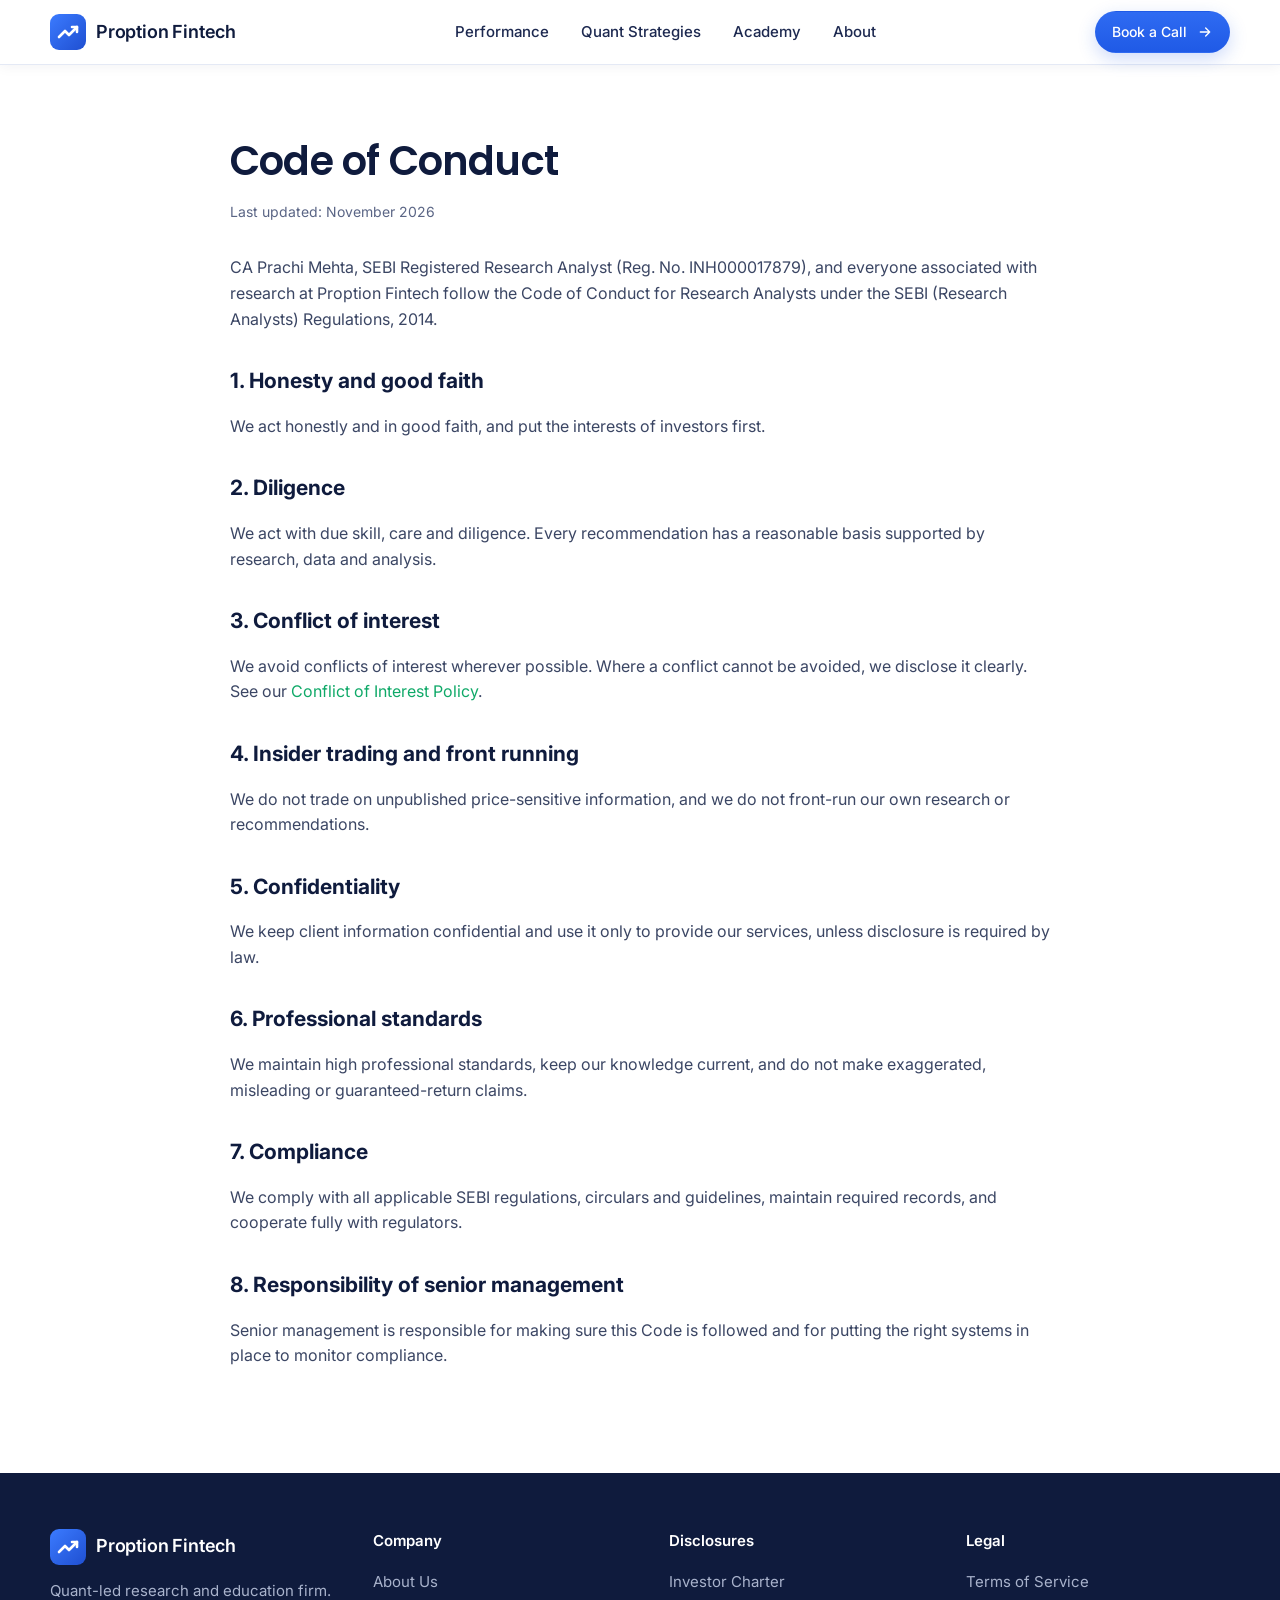
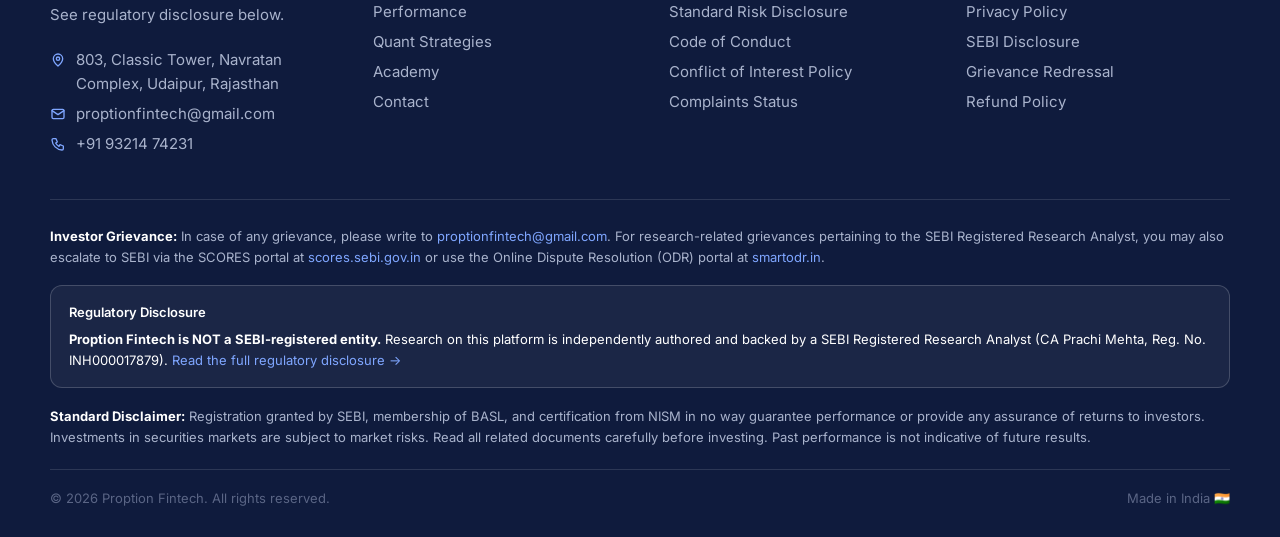
<file: legal/code-of-conduct.html>
<!doctype html>
<html lang="en" data-theme="light">
<head>
  <meta charset="utf-8" />
  <meta name="viewport" content="width=device-width, initial-scale=1" />
  <title>Code of Conduct — Proption Fintech</title>
  <link rel="icon" href="../assets/logo-light.svg" type="image/svg+xml" />
  <link rel="preconnect" href="https://fonts.googleapis.com" />
  <link rel="preconnect" href="https://fonts.gstatic.com" crossorigin />
  <link href="https://fonts.googleapis.com/css2?family=Inter:wght@400;500;600;700&family=JetBrains+Mono:wght@500;600&family=Space+Grotesk:wght@500;600;700&family=Poppins:wght@500;600;700&display=swap" rel="stylesheet" />
  <link rel="stylesheet" href="../assets/styles.css?v=17" />
</head>
<body data-base="../">
  <header class="nav" id="nav"></header>
  <main class="container doc">
    <h1>Code of Conduct</h1>
    <div class="upd">Last updated: November 2026</div>
    <!-- ✏️ EDIT THE TEXT BELOW -->
<p>CA Prachi Mehta, SEBI Registered Research Analyst (Reg. No. INH000017879), and everyone associated with research at Proption Fintech follow the Code of Conduct for Research Analysts under the SEBI (Research Analysts) Regulations, 2014.</p>

<h2>1. Honesty and good faith</h2>
<p>We act honestly and in good faith, and put the interests of investors first.</p>

<h2>2. Diligence</h2>
<p>We act with due skill, care and diligence. Every recommendation has a reasonable basis supported by research, data and analysis.</p>

<h2>3. Conflict of interest</h2>
<p>We avoid conflicts of interest wherever possible. Where a conflict cannot be avoided, we disclose it clearly. See our <a class="g" href="conflict-of-interest.html">Conflict of Interest Policy</a>.</p>

<h2>4. Insider trading and front running</h2>
<p>We do not trade on unpublished price-sensitive information, and we do not front-run our own research or recommendations.</p>

<h2>5. Confidentiality</h2>
<p>We keep client information confidential and use it only to provide our services, unless disclosure is required by law.</p>

<h2>6. Professional standards</h2>
<p>We maintain high professional standards, keep our knowledge current, and do not make exaggerated, misleading or guaranteed-return claims.</p>

<h2>7. Compliance</h2>
<p>We comply with all applicable SEBI regulations, circulars and guidelines, maintain required records, and cooperate fully with regulators.</p>

<h2>8. Responsibility of senior management</h2>
<p>Senior management is responsible for making sure this Code is followed and for putting the right systems in place to monitor compliance.</p>
    <!-- ✏️ END OF EDITABLE TEXT -->
  </main>
  <footer class="footer" id="footer"></footer>
  <script src="../site.config.js?v=17"></script>
  <script src="../assets/app.js?v=17"></script>
</body>
</html>
</file>
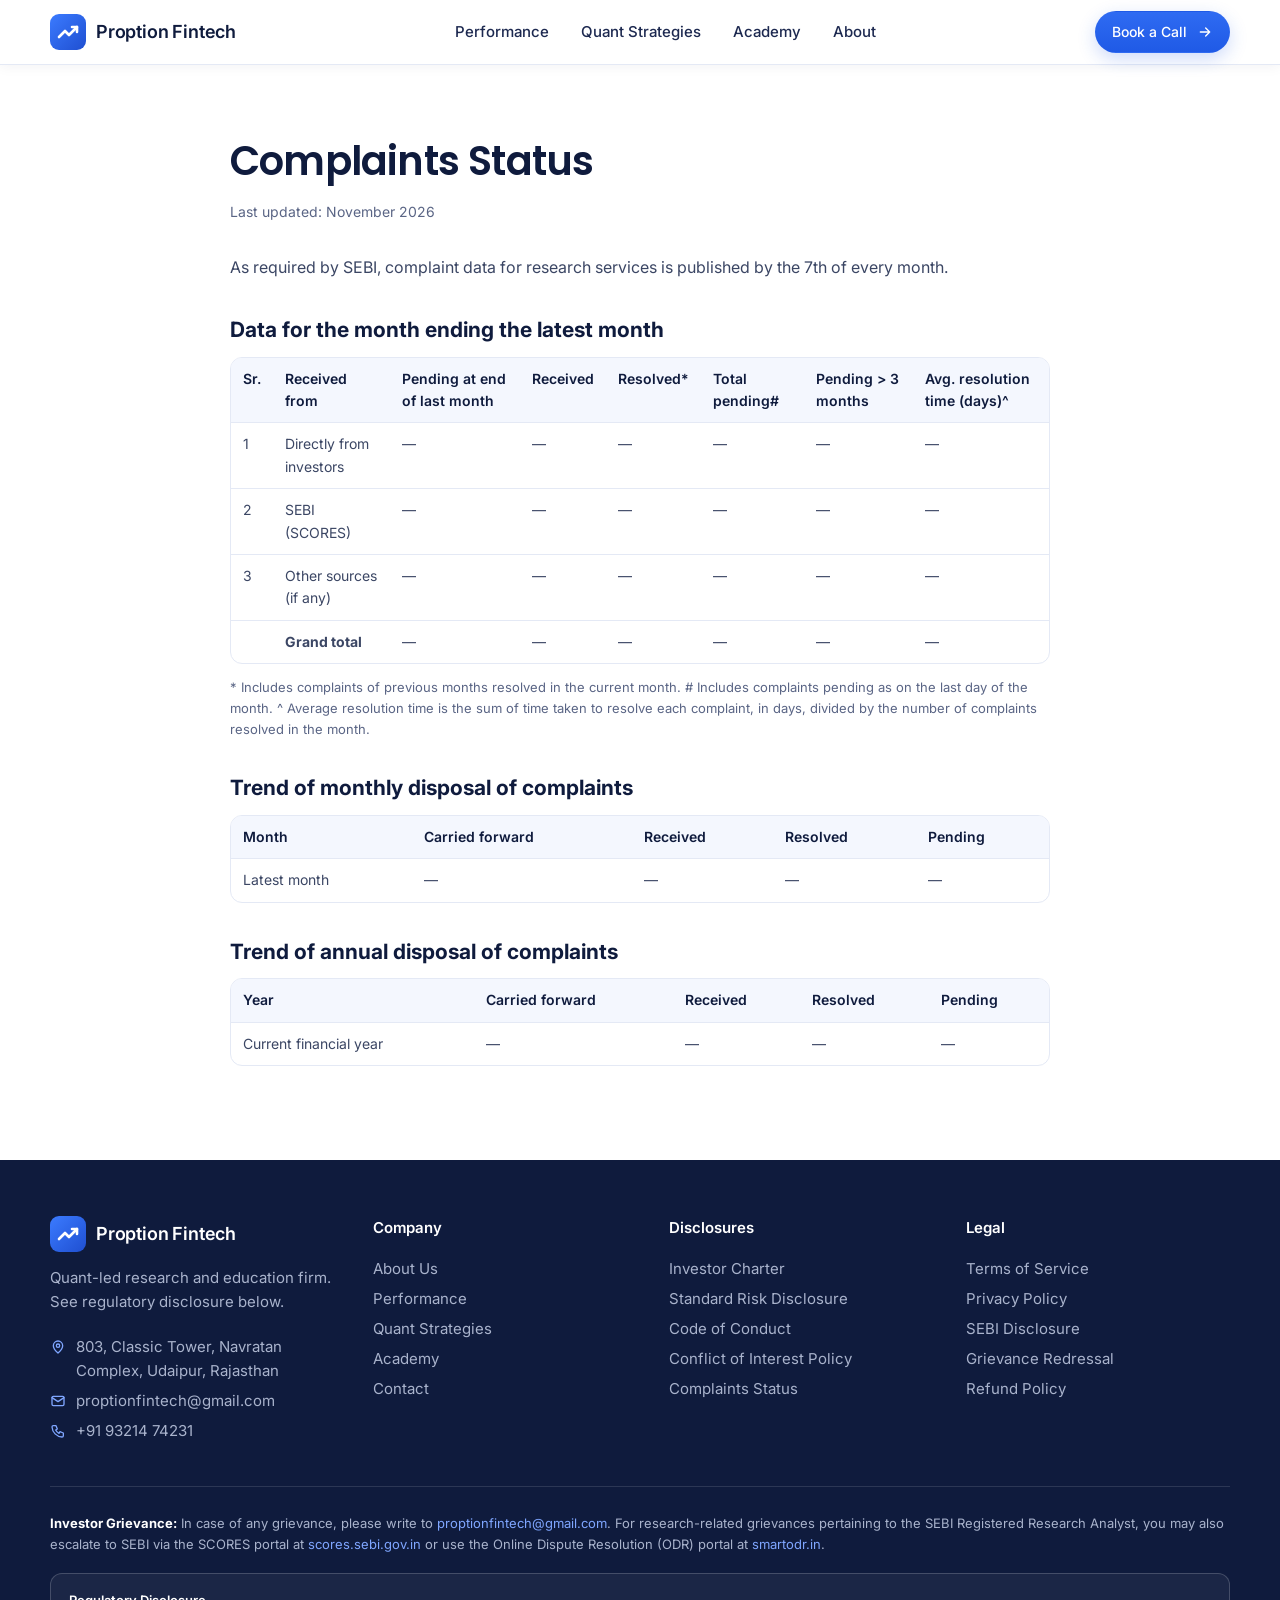
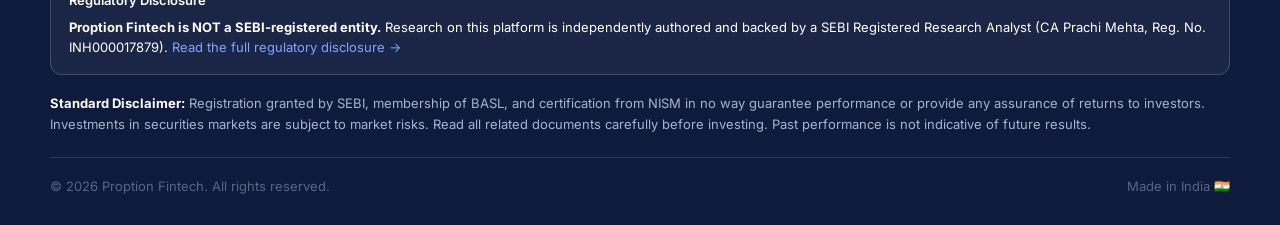
<file: legal/complaints-status.html>
<!doctype html>
<html lang="en" data-theme="light">
<head>
  <meta charset="utf-8" />
  <meta name="viewport" content="width=device-width, initial-scale=1" />
  <title>Complaints Status — Proption Fintech</title>
  <link rel="icon" href="../assets/logo-light.svg" type="image/svg+xml" />
  <link rel="preconnect" href="https://fonts.googleapis.com" />
  <link rel="preconnect" href="https://fonts.gstatic.com" crossorigin />
  <link href="https://fonts.googleapis.com/css2?family=Inter:wght@400;500;600;700&family=JetBrains+Mono:wght@500;600&family=Space+Grotesk:wght@500;600;700&family=Poppins:wght@500;600;700&display=swap" rel="stylesheet" />
  <link rel="stylesheet" href="../assets/styles.css?v=17" />
</head>
<body data-base="../">
  <header class="nav" id="nav"></header>
  <main class="container doc">
    <h1>Complaints Status</h1>
    <div class="upd">Last updated: November 2026</div>
    <!-- ✏️ EDIT THE TEXT BELOW -->
<p>As required by SEBI, complaint data for research services is published by the 7th of every month.</p>
<h2>Data for the month ending the latest month</h2>
<div class="table-wrap"><table>
<tr><th>Sr.</th><th>Received from</th><th>Pending at end of last month</th><th>Received</th><th>Resolved*</th><th>Total pending#</th><th>Pending &gt; 3 months</th><th>Avg. resolution time (days)^</th></tr>
<tr><td>1</td><td>Directly from investors</td><td>—</td><td>—</td><td>—</td><td>—</td><td>—</td><td>—</td></tr>
<tr><td>2</td><td>SEBI (SCORES)</td><td>—</td><td>—</td><td>—</td><td>—</td><td>—</td><td>—</td></tr>
<tr><td>3</td><td>Other sources (if any)</td><td>—</td><td>—</td><td>—</td><td>—</td><td>—</td><td>—</td></tr>
<tr><td></td><td><strong>Grand total</strong></td><td>—</td><td>—</td><td>—</td><td>—</td><td>—</td><td>—</td></tr>
</table></div>
<p class="small">* Includes complaints of previous months resolved in the current month. # Includes complaints pending as on the last day of the month. ^ Average resolution time is the sum of time taken to resolve each complaint, in days, divided by the number of complaints resolved in the month.</p>

<h2>Trend of monthly disposal of complaints</h2>
<div class="table-wrap"><table>
<tr><th>Month</th><th>Carried forward</th><th>Received</th><th>Resolved</th><th>Pending</th></tr>
<tr><td>Latest month</td><td>—</td><td>—</td><td>—</td><td>—</td></tr>
</table></div>

<h2>Trend of annual disposal of complaints</h2>
<div class="table-wrap"><table>
<tr><th>Year</th><th>Carried forward</th><th>Received</th><th>Resolved</th><th>Pending</th></tr>
<tr><td>Current financial year</td><td>—</td><td>—</td><td>—</td><td>—</td></tr>
</table></div>
    <!-- ✏️ END OF EDITABLE TEXT -->
  </main>
  <footer class="footer" id="footer"></footer>
  <script src="../site.config.js?v=17"></script>
  <script src="../assets/app.js?v=17"></script>
</body>
</html>
</file>
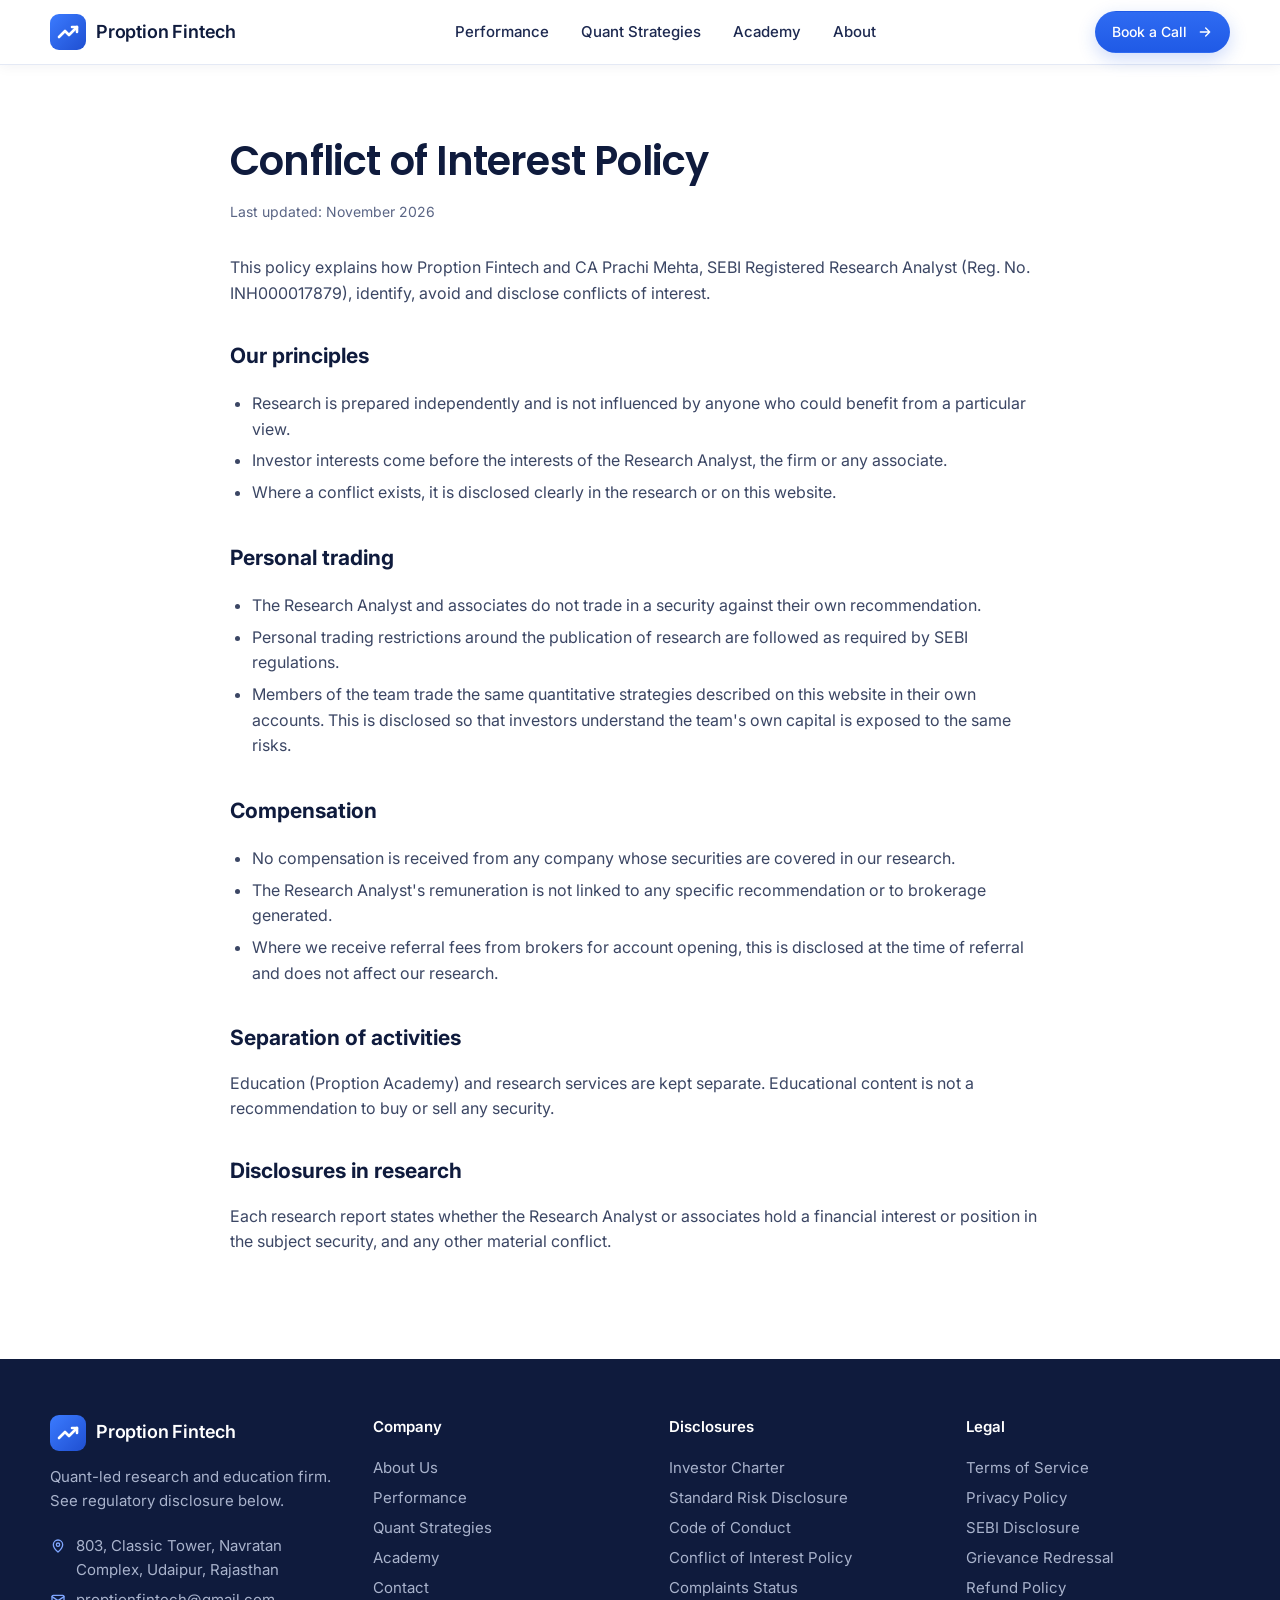
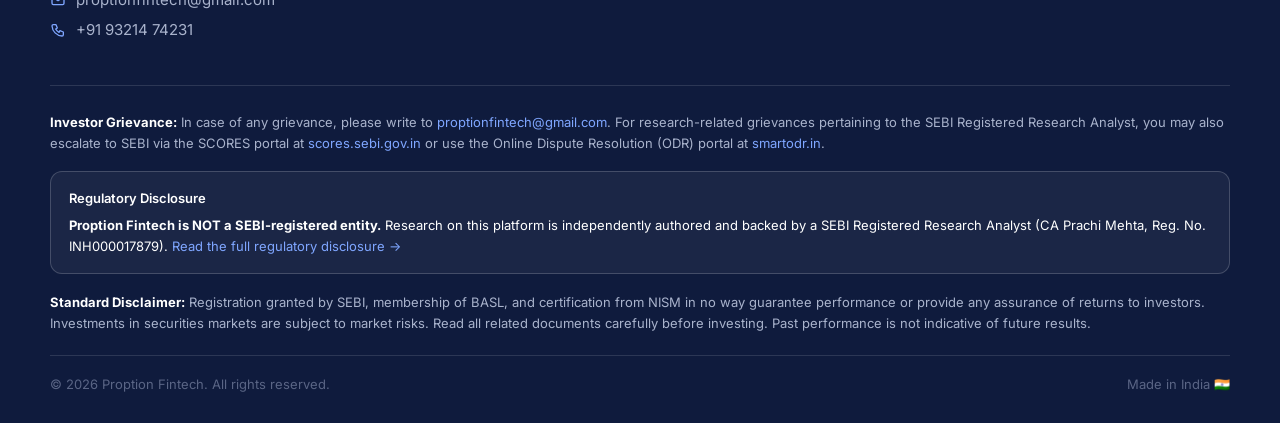
<file: legal/conflict-of-interest.html>
<!doctype html>
<html lang="en" data-theme="light">
<head>
  <meta charset="utf-8" />
  <meta name="viewport" content="width=device-width, initial-scale=1" />
  <title>Conflict of Interest Policy — Proption Fintech</title>
  <link rel="icon" href="../assets/logo-light.svg" type="image/svg+xml" />
  <link rel="preconnect" href="https://fonts.googleapis.com" />
  <link rel="preconnect" href="https://fonts.gstatic.com" crossorigin />
  <link href="https://fonts.googleapis.com/css2?family=Inter:wght@400;500;600;700&family=JetBrains+Mono:wght@500;600&family=Space+Grotesk:wght@500;600;700&family=Poppins:wght@500;600;700&display=swap" rel="stylesheet" />
  <link rel="stylesheet" href="../assets/styles.css?v=17" />
</head>
<body data-base="../">
  <header class="nav" id="nav"></header>
  <main class="container doc">
    <h1>Conflict of Interest Policy</h1>
    <div class="upd">Last updated: November 2026</div>
    <!-- ✏️ EDIT THE TEXT BELOW -->
<p>This policy explains how Proption Fintech and CA Prachi Mehta, SEBI Registered Research Analyst (Reg. No. INH000017879), identify, avoid and disclose conflicts of interest.</p>

<h2>Our principles</h2>
<ul>
<li>Research is prepared independently and is not influenced by anyone who could benefit from a particular view.</li>
<li>Investor interests come before the interests of the Research Analyst, the firm or any associate.</li>
<li>Where a conflict exists, it is disclosed clearly in the research or on this website.</li>
</ul>

<h2>Personal trading</h2>
<ul>
<li>The Research Analyst and associates do not trade in a security against their own recommendation.</li>
<li>Personal trading restrictions around the publication of research are followed as required by SEBI regulations.</li>
<li>Members of the team trade the same quantitative strategies described on this website in their own accounts. This is disclosed so that investors understand the team's own capital is exposed to the same risks.</li>
</ul>

<h2>Compensation</h2>
<ul>
<li>No compensation is received from any company whose securities are covered in our research.</li>
<li>The Research Analyst's remuneration is not linked to any specific recommendation or to brokerage generated.</li>
<li>Where we receive referral fees from brokers for account opening, this is disclosed at the time of referral and does not affect our research.</li>
</ul>

<h2>Separation of activities</h2>
<p>Education (Proption Academy) and research services are kept separate. Educational content is not a recommendation to buy or sell any security.</p>

<h2>Disclosures in research</h2>
<p>Each research report states whether the Research Analyst or associates hold a financial interest or position in the subject security, and any other material conflict.</p>
    <!-- ✏️ END OF EDITABLE TEXT -->
  </main>
  <footer class="footer" id="footer"></footer>
  <script src="../site.config.js?v=17"></script>
  <script src="../assets/app.js?v=17"></script>
</body>
</html>
</file>
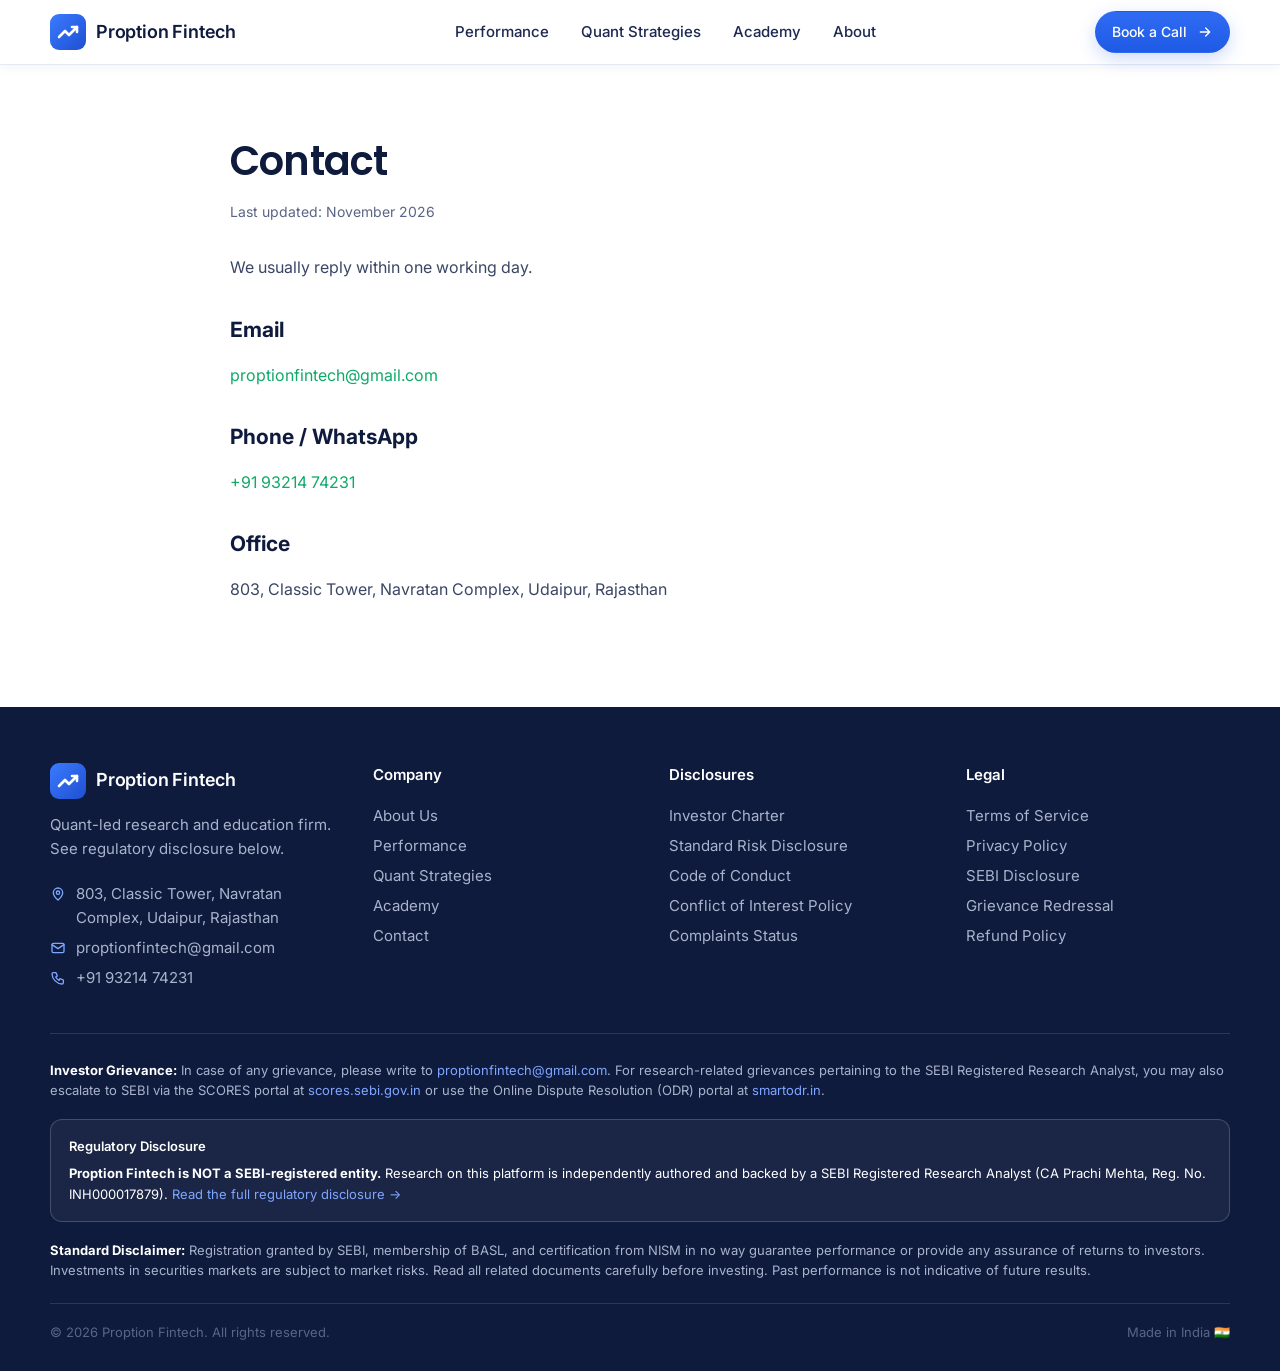
<file: legal/contact.html>
<!doctype html>
<html lang="en" data-theme="light">
<head>
  <meta charset="utf-8" />
  <meta name="viewport" content="width=device-width, initial-scale=1" />
  <title>Contact — Proption Fintech</title>
  <link rel="icon" href="../assets/logo-light.svg" type="image/svg+xml" />
  <link rel="preconnect" href="https://fonts.googleapis.com" />
  <link rel="preconnect" href="https://fonts.gstatic.com" crossorigin />
  <link href="https://fonts.googleapis.com/css2?family=Inter:wght@400;500;600;700&family=JetBrains+Mono:wght@500;600&family=Space+Grotesk:wght@500;600;700&family=Poppins:wght@500;600;700&display=swap" rel="stylesheet" />
  <link rel="stylesheet" href="../assets/styles.css?v=17" />
</head>
<body data-base="../">
  <header class="nav" id="nav"></header>
  <main class="container doc">
    <h1>Contact</h1>
    <div class="upd">Last updated: November 2026</div>
    <!-- ✏️ EDIT THE TEXT BELOW -->
    <p>We usually reply within one working day.</p>
  <h2>Email</h2><p><a class="g" href="mailto:proptionfintech@gmail.com">proptionfintech@gmail.com</a></p>
  <h2>Phone / WhatsApp</h2><p><a class="g" href="tel:+919321474231">+91 93214 74231</a></p>
  <h2>Office</h2><p>803, Classic Tower, Navratan Complex, Udaipur, Rajasthan</p>
    <!-- ✏️ END OF EDITABLE TEXT -->
  </main>
  <footer class="footer" id="footer"></footer>
  <script src="../site.config.js?v=17"></script>
  <script src="../assets/app.js?v=17"></script>
</body>
</html>
</file>
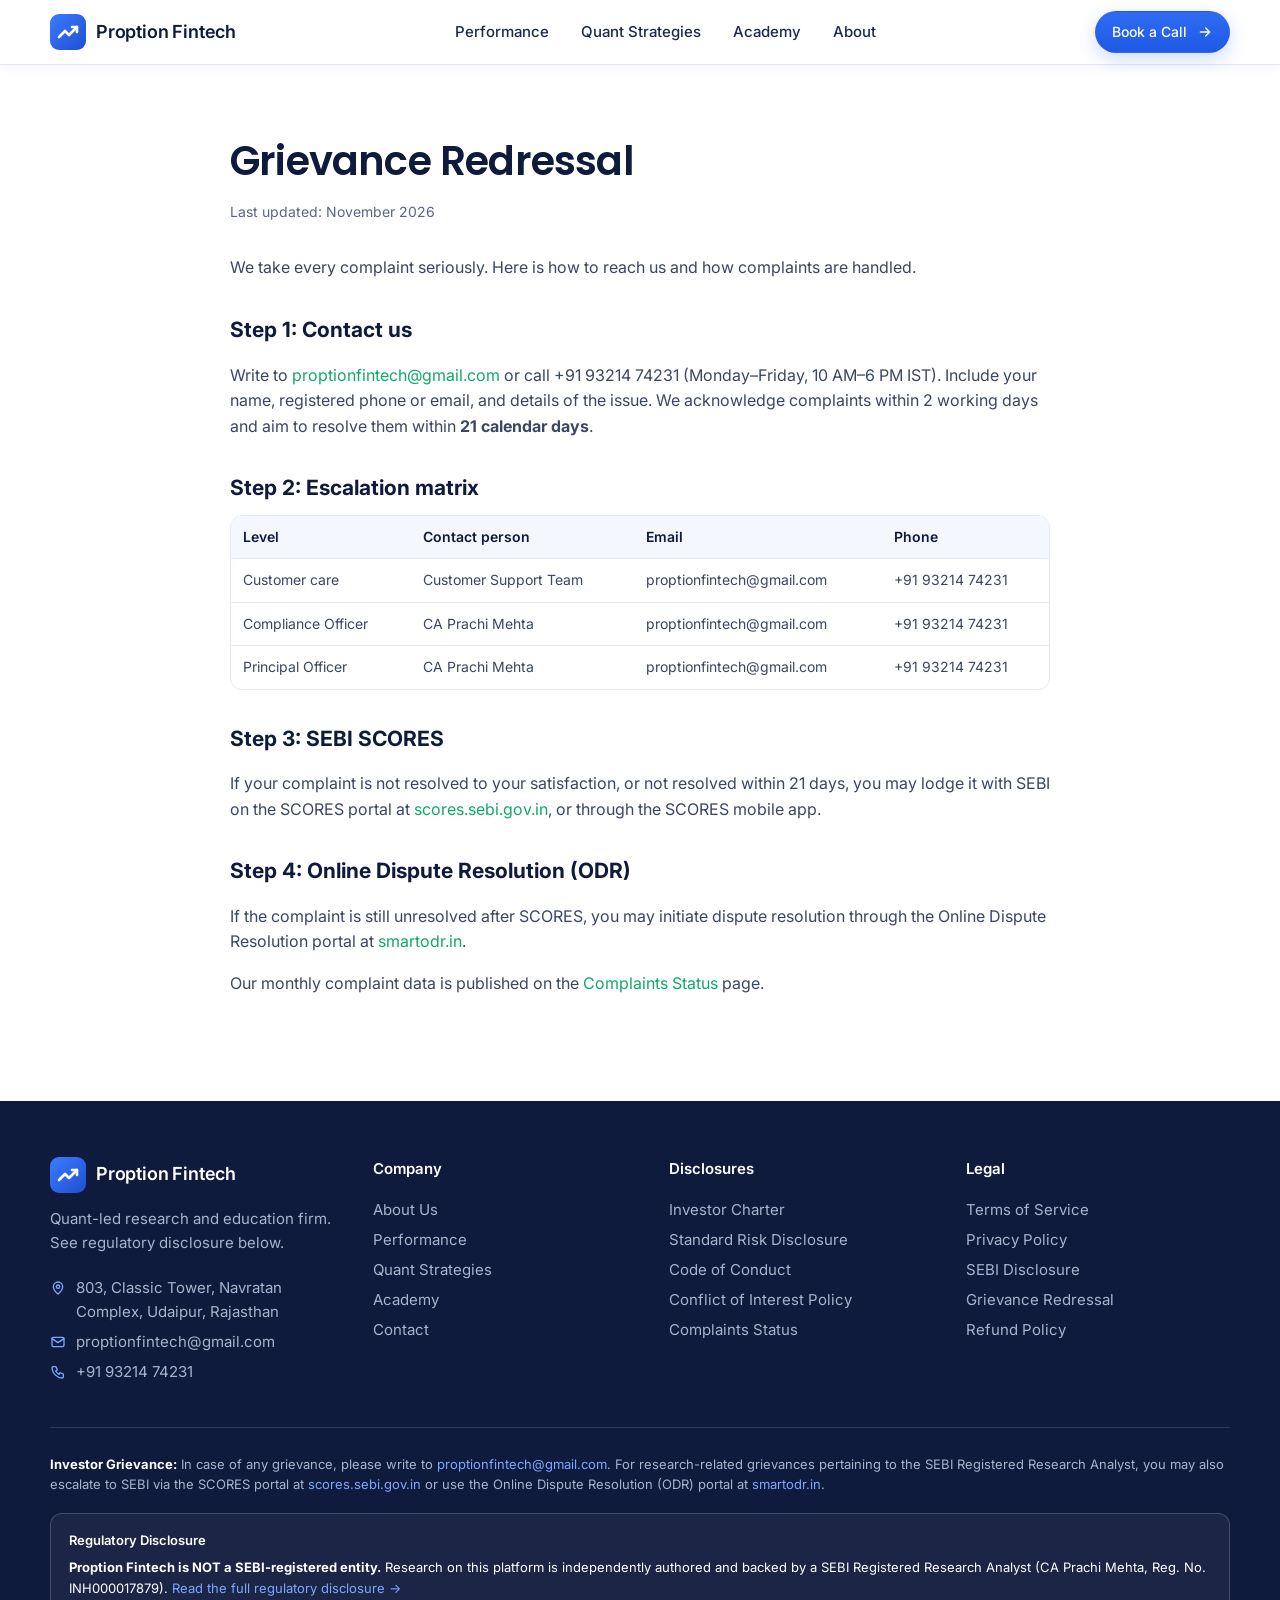
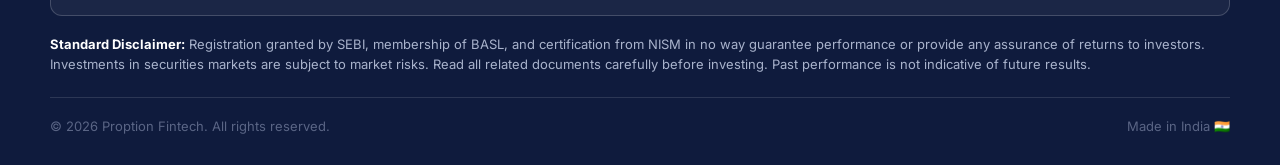
<file: legal/grievance.html>
<!doctype html>
<html lang="en" data-theme="light">
<head>
  <meta charset="utf-8" />
  <meta name="viewport" content="width=device-width, initial-scale=1" />
  <title>Grievance Redressal — Proption Fintech</title>
  <link rel="icon" href="../assets/logo-light.svg" type="image/svg+xml" />
  <link rel="preconnect" href="https://fonts.googleapis.com" />
  <link rel="preconnect" href="https://fonts.gstatic.com" crossorigin />
  <link href="https://fonts.googleapis.com/css2?family=Inter:wght@400;500;600;700&family=JetBrains+Mono:wght@500;600&family=Space+Grotesk:wght@500;600;700&family=Poppins:wght@500;600;700&display=swap" rel="stylesheet" />
  <link rel="stylesheet" href="../assets/styles.css?v=17" />
</head>
<body data-base="../">
  <header class="nav" id="nav"></header>
  <main class="container doc">
    <h1>Grievance Redressal</h1>
    <div class="upd">Last updated: November 2026</div>
    <!-- ✏️ EDIT THE TEXT BELOW -->
<p>We take every complaint seriously. Here is how to reach us and how complaints are handled.</p>

<h2>Step 1: Contact us</h2>
<p>Write to <a class="g" href="mailto:proptionfintech@gmail.com">proptionfintech@gmail.com</a> or call +91 93214 74231 (Monday–Friday, 10 AM–6 PM IST). Include your name, registered phone or email, and details of the issue. We acknowledge complaints within 2 working days and aim to resolve them within <strong>21 calendar days</strong>.</p>

<h2>Step 2: Escalation matrix</h2>
<div class="table-wrap"><table>
<tr><th>Level</th><th>Contact person</th><th>Email</th><th>Phone</th></tr>
<tr><td>Customer care</td><td>Customer Support Team</td><td>proptionfintech@gmail.com</td><td>+91 93214 74231</td></tr>
<tr><td>Compliance Officer</td><td>CA Prachi Mehta</td><td>proptionfintech@gmail.com</td><td>+91 93214 74231</td></tr>
<tr><td>Principal Officer</td><td>CA Prachi Mehta</td><td>proptionfintech@gmail.com</td><td>+91 93214 74231</td></tr>
</table></div>

<h2>Step 3: SEBI SCORES</h2>
<p>If your complaint is not resolved to your satisfaction, or not resolved within 21 days, you may lodge it with SEBI on the SCORES portal at <a class="g" href="https://scores.sebi.gov.in" target="_blank" rel="noopener">scores.sebi.gov.in</a>, or through the SCORES mobile app.</p>

<h2>Step 4: Online Dispute Resolution (ODR)</h2>
<p>If the complaint is still unresolved after SCORES, you may initiate dispute resolution through the Online Dispute Resolution portal at <a class="g" href="https://smartodr.in" target="_blank" rel="noopener">smartodr.in</a>.</p>

<p>Our monthly complaint data is published on the <a class="g" href="complaints-status.html">Complaints Status</a> page.</p>
    <!-- ✏️ END OF EDITABLE TEXT -->
  </main>
  <footer class="footer" id="footer"></footer>
  <script src="../site.config.js?v=17"></script>
  <script src="../assets/app.js?v=17"></script>
</body>
</html>
</file>
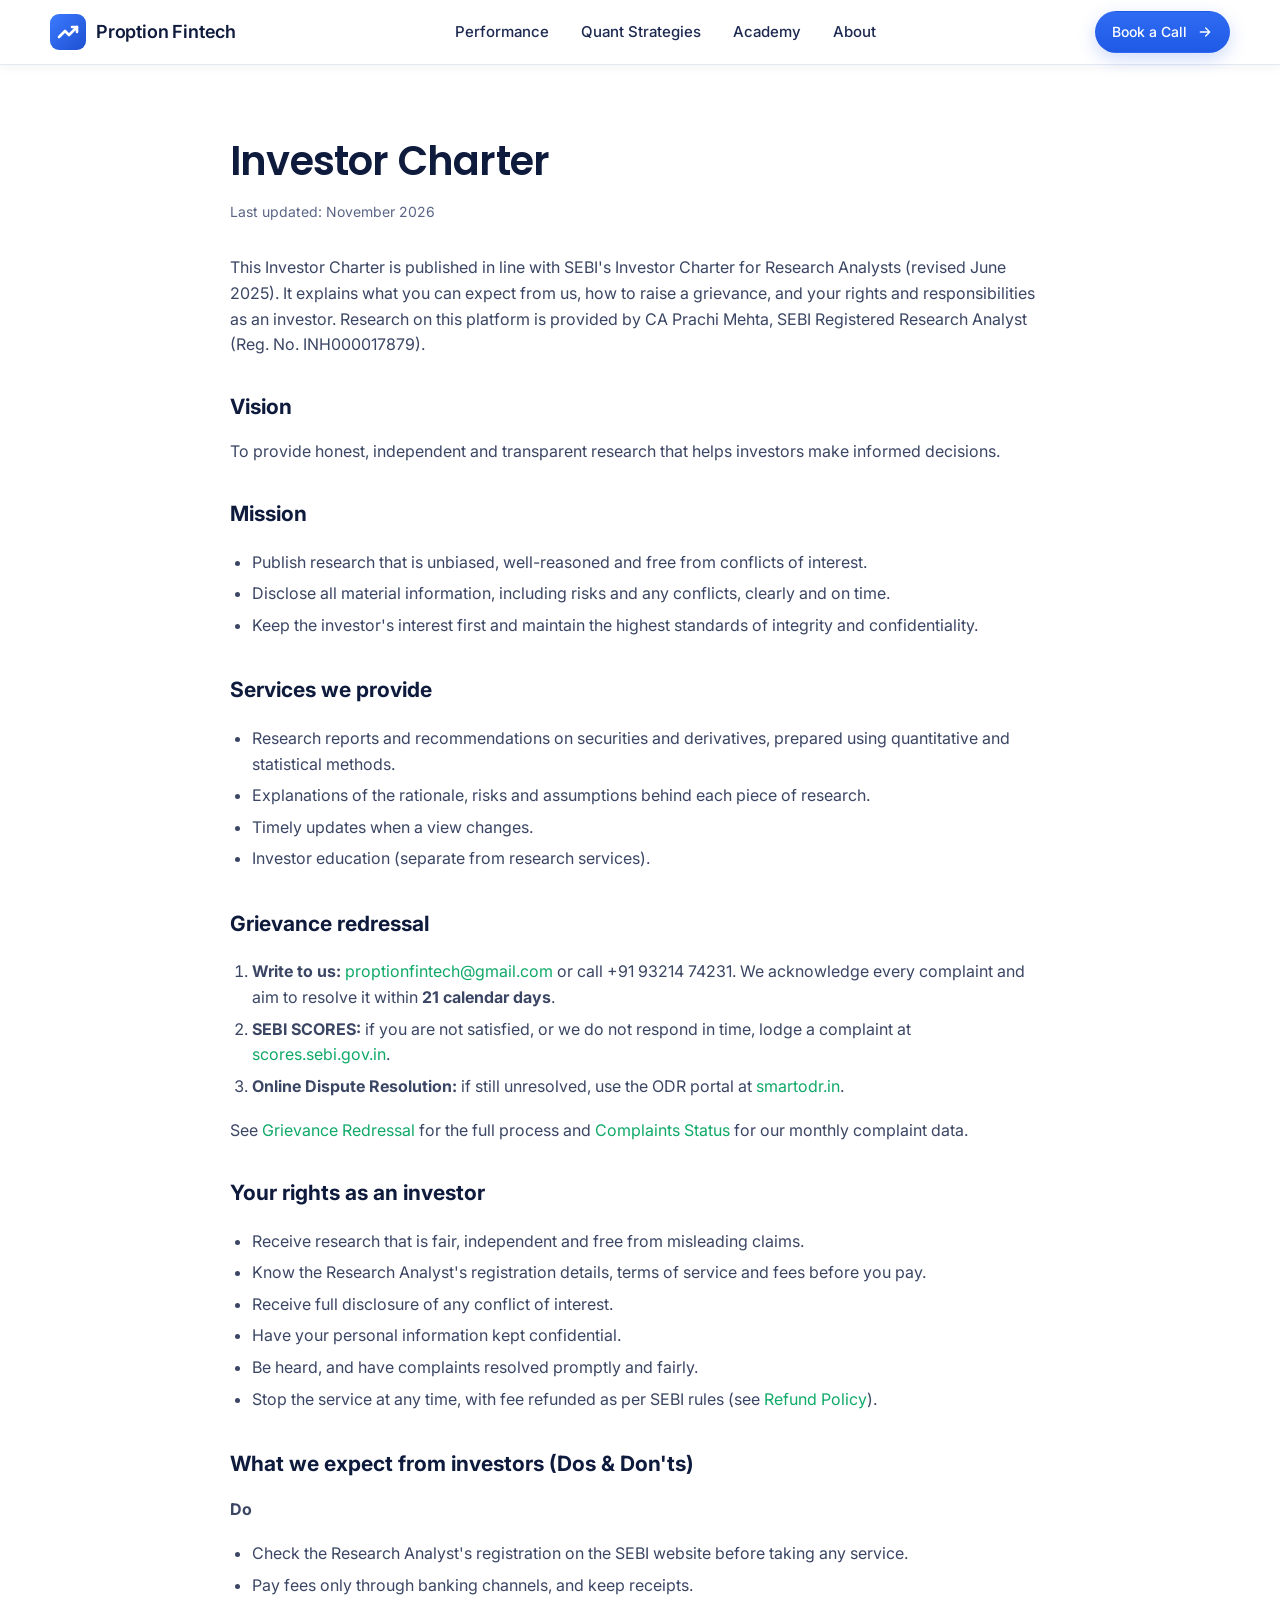
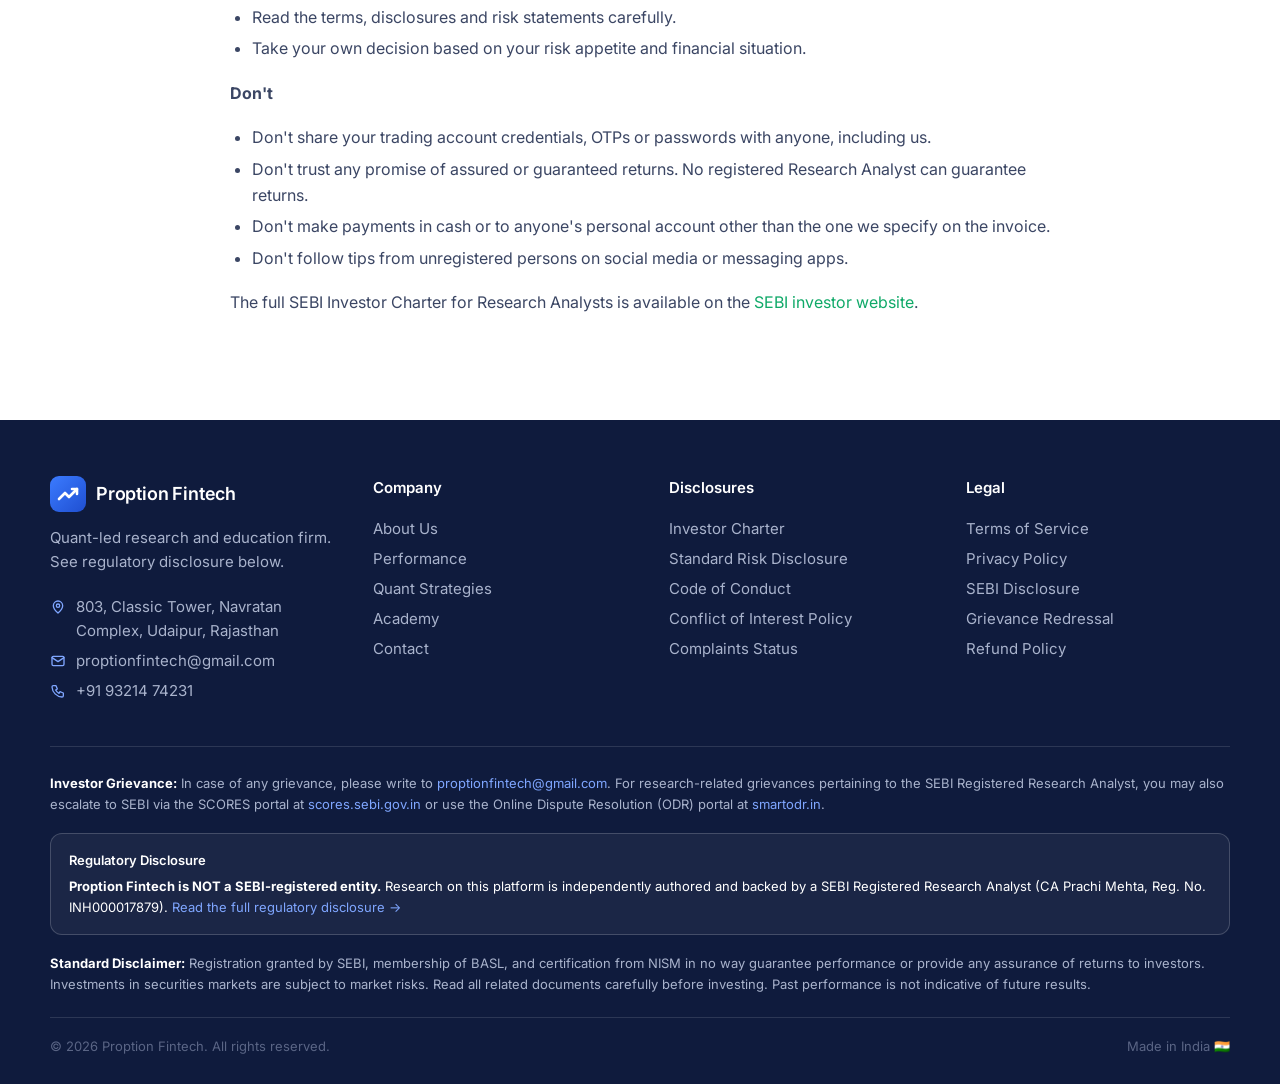
<file: legal/investor-charter.html>
<!doctype html>
<html lang="en" data-theme="light">
<head>
  <meta charset="utf-8" />
  <meta name="viewport" content="width=device-width, initial-scale=1" />
  <title>Investor Charter — Proption Fintech</title>
  <link rel="icon" href="../assets/logo-light.svg" type="image/svg+xml" />
  <link rel="preconnect" href="https://fonts.googleapis.com" />
  <link rel="preconnect" href="https://fonts.gstatic.com" crossorigin />
  <link href="https://fonts.googleapis.com/css2?family=Inter:wght@400;500;600;700&family=JetBrains+Mono:wght@500;600&family=Space+Grotesk:wght@500;600;700&family=Poppins:wght@500;600;700&display=swap" rel="stylesheet" />
  <link rel="stylesheet" href="../assets/styles.css?v=17" />
</head>
<body data-base="../">
  <header class="nav" id="nav"></header>
  <main class="container doc">
    <h1>Investor Charter</h1>
    <div class="upd">Last updated: November 2026</div>
    <!-- ✏️ EDIT THE TEXT BELOW -->
<p>This Investor Charter is published in line with SEBI's Investor Charter for Research Analysts (revised June 2025). It explains what you can expect from us, how to raise a grievance, and your rights and responsibilities as an investor. Research on this platform is provided by CA Prachi Mehta, SEBI Registered Research Analyst (Reg. No. INH000017879).</p>

<h2>Vision</h2>
<p>To provide honest, independent and transparent research that helps investors make informed decisions.</p>

<h2>Mission</h2>
<ul>
<li>Publish research that is unbiased, well-reasoned and free from conflicts of interest.</li>
<li>Disclose all material information, including risks and any conflicts, clearly and on time.</li>
<li>Keep the investor's interest first and maintain the highest standards of integrity and confidentiality.</li>
</ul>

<h2>Services we provide</h2>
<ul>
<li>Research reports and recommendations on securities and derivatives, prepared using quantitative and statistical methods.</li>
<li>Explanations of the rationale, risks and assumptions behind each piece of research.</li>
<li>Timely updates when a view changes.</li>
<li>Investor education (separate from research services).</li>
</ul>

<h2>Grievance redressal</h2>
<ol>
<li><strong>Write to us:</strong> <a class="g" href="mailto:proptionfintech@gmail.com">proptionfintech@gmail.com</a> or call +91 93214 74231. We acknowledge every complaint and aim to resolve it within <strong>21 calendar days</strong>.</li>
<li><strong>SEBI SCORES:</strong> if you are not satisfied, or we do not respond in time, lodge a complaint at <a class="g" href="https://scores.sebi.gov.in" target="_blank" rel="noopener">scores.sebi.gov.in</a>.</li>
<li><strong>Online Dispute Resolution:</strong> if still unresolved, use the ODR portal at <a class="g" href="https://smartodr.in" target="_blank" rel="noopener">smartodr.in</a>.</li>
</ol>
<p>See <a class="g" href="grievance.html">Grievance Redressal</a> for the full process and <a class="g" href="complaints-status.html">Complaints Status</a> for our monthly complaint data.</p>

<h2>Your rights as an investor</h2>
<ul>
<li>Receive research that is fair, independent and free from misleading claims.</li>
<li>Know the Research Analyst's registration details, terms of service and fees before you pay.</li>
<li>Receive full disclosure of any conflict of interest.</li>
<li>Have your personal information kept confidential.</li>
<li>Be heard, and have complaints resolved promptly and fairly.</li>
<li>Stop the service at any time, with fee refunded as per SEBI rules (see <a class="g" href="refund.html">Refund Policy</a>).</li>
</ul>

<h2>What we expect from investors (Dos &amp; Don'ts)</h2>
<p><strong>Do</strong></p>
<ul>
<li>Check the Research Analyst's registration on the SEBI website before taking any service.</li>
<li>Pay fees only through banking channels, and keep receipts.</li>
<li>Read the terms, disclosures and risk statements carefully.</li>
<li>Take your own decision based on your risk appetite and financial situation.</li>
</ul>
<p><strong>Don't</strong></p>
<ul>
<li>Don't share your trading account credentials, OTPs or passwords with anyone, including us.</li>
<li>Don't trust any promise of assured or guaranteed returns. No registered Research Analyst can guarantee returns.</li>
<li>Don't make payments in cash or to anyone's personal account other than the one we specify on the invoice.</li>
<li>Don't follow tips from unregistered persons on social media or messaging apps.</li>
</ul>

<p>The full SEBI Investor Charter for Research Analysts is available on the <a class="g" href="https://investor.sebi.gov.in/pdf/investor-charter/Registered%20Research%20Analysts.pdf" target="_blank" rel="noopener">SEBI investor website</a>.</p>
    <!-- ✏️ END OF EDITABLE TEXT -->
  </main>
  <footer class="footer" id="footer"></footer>
  <script src="../site.config.js?v=17"></script>
  <script src="../assets/app.js?v=17"></script>
</body>
</html>
</file>
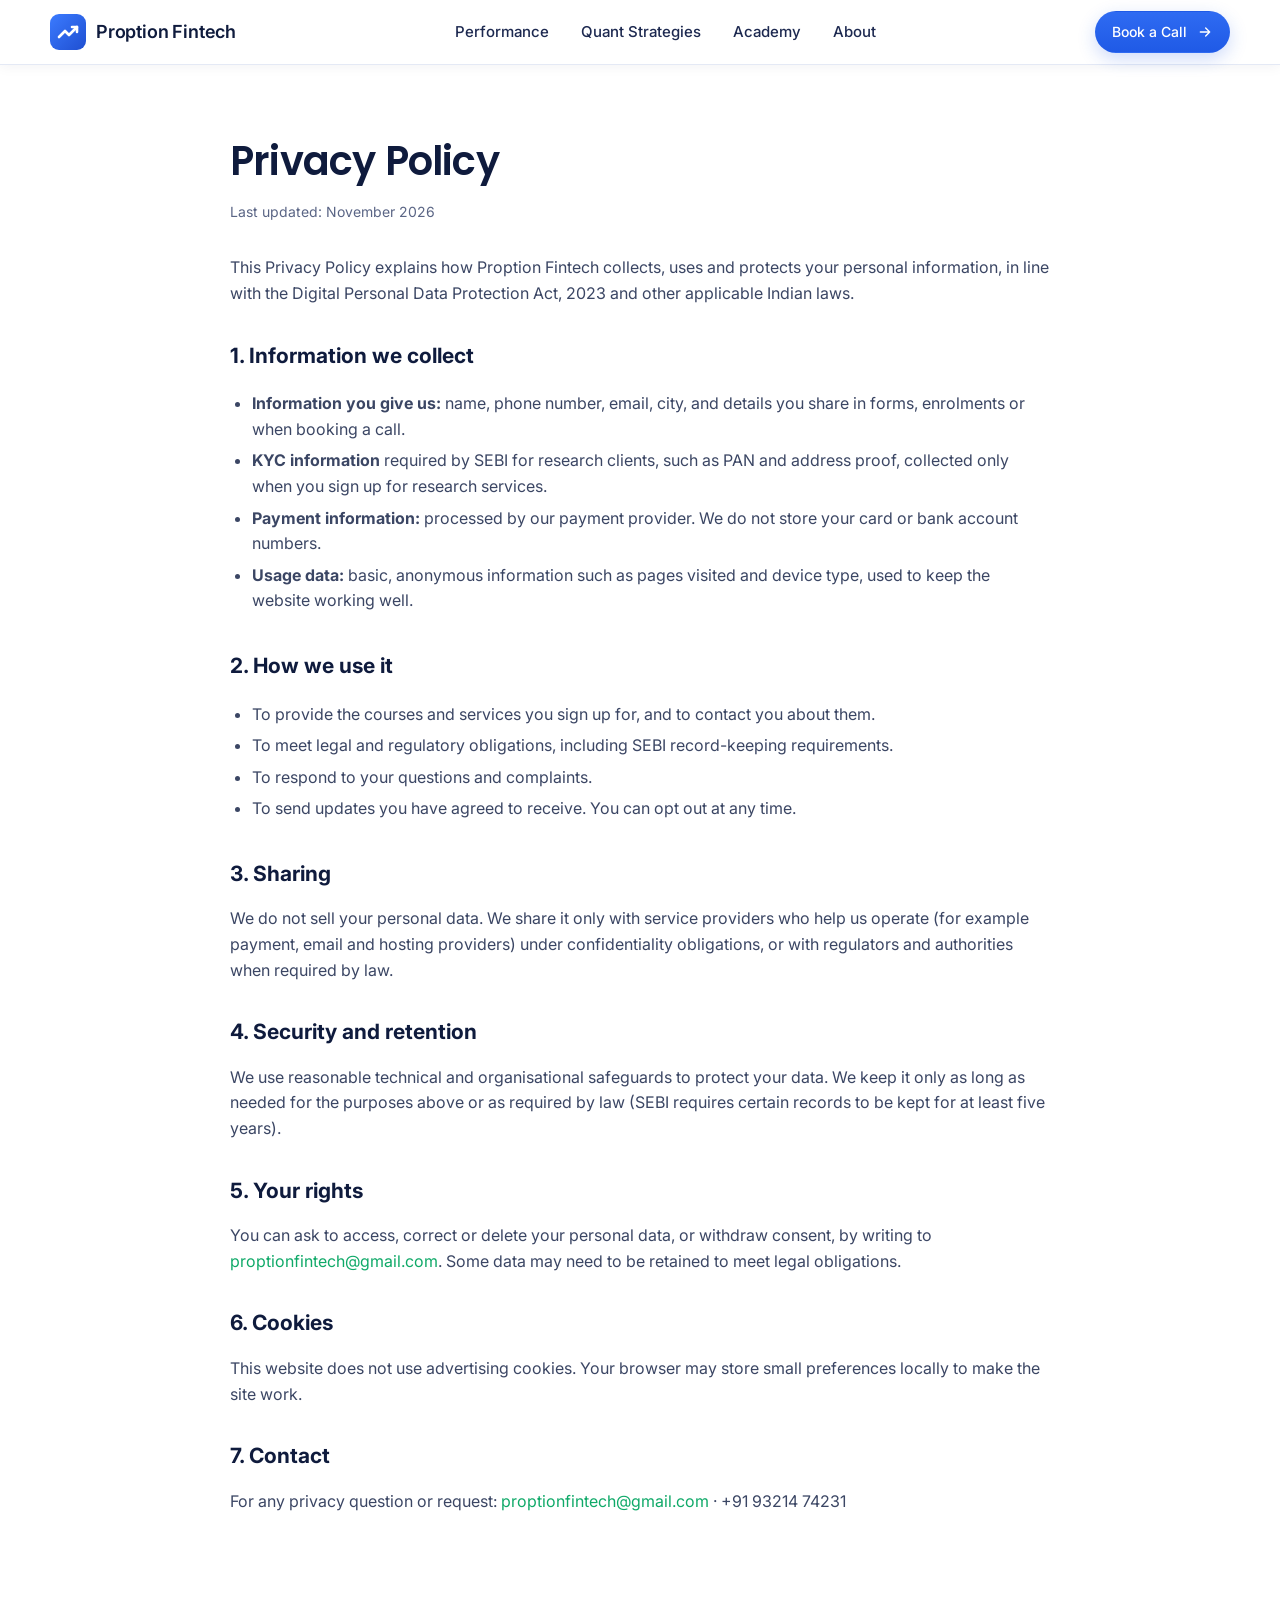
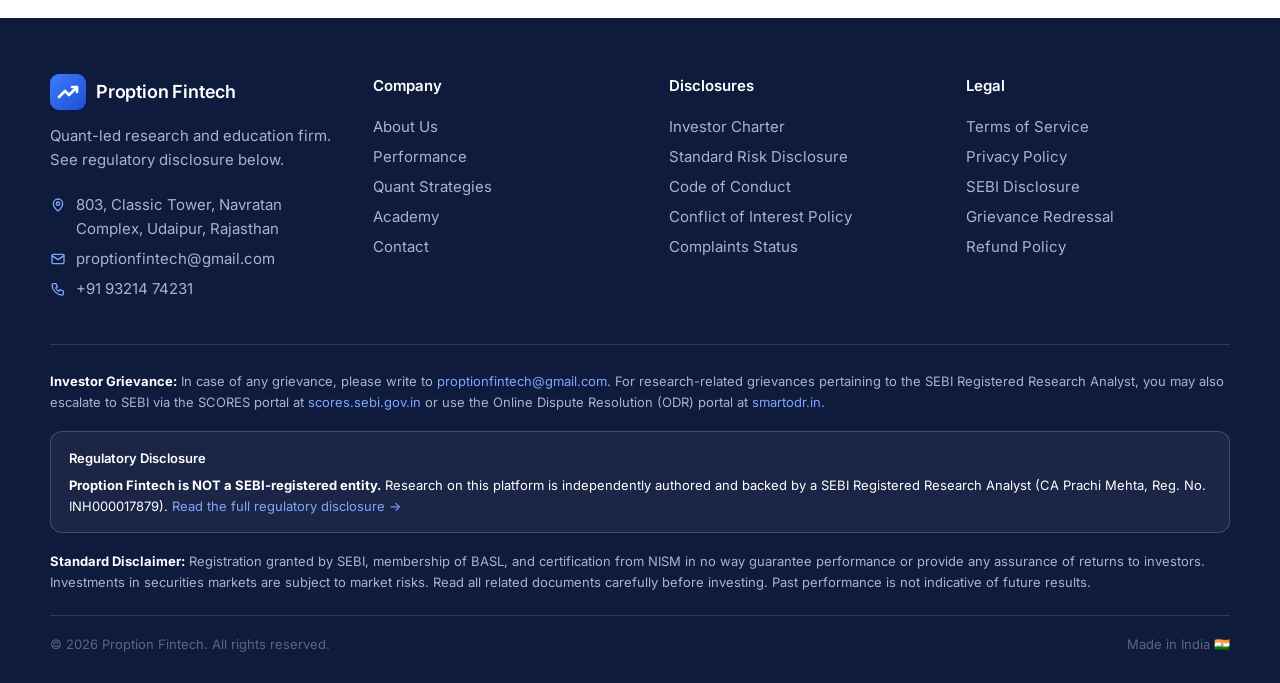
<file: legal/privacy.html>
<!doctype html>
<html lang="en" data-theme="light">
<head>
  <meta charset="utf-8" />
  <meta name="viewport" content="width=device-width, initial-scale=1" />
  <title>Privacy Policy — Proption Fintech</title>
  <link rel="icon" href="../assets/logo-light.svg" type="image/svg+xml" />
  <link rel="preconnect" href="https://fonts.googleapis.com" />
  <link rel="preconnect" href="https://fonts.gstatic.com" crossorigin />
  <link href="https://fonts.googleapis.com/css2?family=Inter:wght@400;500;600;700&family=JetBrains+Mono:wght@500;600&family=Space+Grotesk:wght@500;600;700&family=Poppins:wght@500;600;700&display=swap" rel="stylesheet" />
  <link rel="stylesheet" href="../assets/styles.css?v=17" />
</head>
<body data-base="../">
  <header class="nav" id="nav"></header>
  <main class="container doc">
    <h1>Privacy Policy</h1>
    <div class="upd">Last updated: November 2026</div>
    <!-- ✏️ EDIT THE TEXT BELOW -->
<p>This Privacy Policy explains how Proption Fintech collects, uses and protects your personal information, in line with the Digital Personal Data Protection Act, 2023 and other applicable Indian laws.</p>

<h2>1. Information we collect</h2>
<ul>
<li><strong>Information you give us:</strong> name, phone number, email, city, and details you share in forms, enrolments or when booking a call.</li>
<li><strong>KYC information</strong> required by SEBI for research clients, such as PAN and address proof, collected only when you sign up for research services.</li>
<li><strong>Payment information:</strong> processed by our payment provider. We do not store your card or bank account numbers.</li>
<li><strong>Usage data:</strong> basic, anonymous information such as pages visited and device type, used to keep the website working well.</li>
</ul>

<h2>2. How we use it</h2>
<ul>
<li>To provide the courses and services you sign up for, and to contact you about them.</li>
<li>To meet legal and regulatory obligations, including SEBI record-keeping requirements.</li>
<li>To respond to your questions and complaints.</li>
<li>To send updates you have agreed to receive. You can opt out at any time.</li>
</ul>

<h2>3. Sharing</h2>
<p>We do not sell your personal data. We share it only with service providers who help us operate (for example payment, email and hosting providers) under confidentiality obligations, or with regulators and authorities when required by law.</p>

<h2>4. Security and retention</h2>
<p>We use reasonable technical and organisational safeguards to protect your data. We keep it only as long as needed for the purposes above or as required by law (SEBI requires certain records to be kept for at least five years).</p>

<h2>5. Your rights</h2>
<p>You can ask to access, correct or delete your personal data, or withdraw consent, by writing to <a class="g" href="mailto:proptionfintech@gmail.com">proptionfintech@gmail.com</a>. Some data may need to be retained to meet legal obligations.</p>

<h2>6. Cookies</h2>
<p>This website does not use advertising cookies. Your browser may store small preferences locally to make the site work.</p>

<h2>7. Contact</h2>
<p>For any privacy question or request: <a class="g" href="mailto:proptionfintech@gmail.com">proptionfintech@gmail.com</a> · +91 93214 74231</p>
    <!-- ✏️ END OF EDITABLE TEXT -->
  </main>
  <footer class="footer" id="footer"></footer>
  <script src="../site.config.js?v=17"></script>
  <script src="../assets/app.js?v=17"></script>
</body>
</html>
</file>
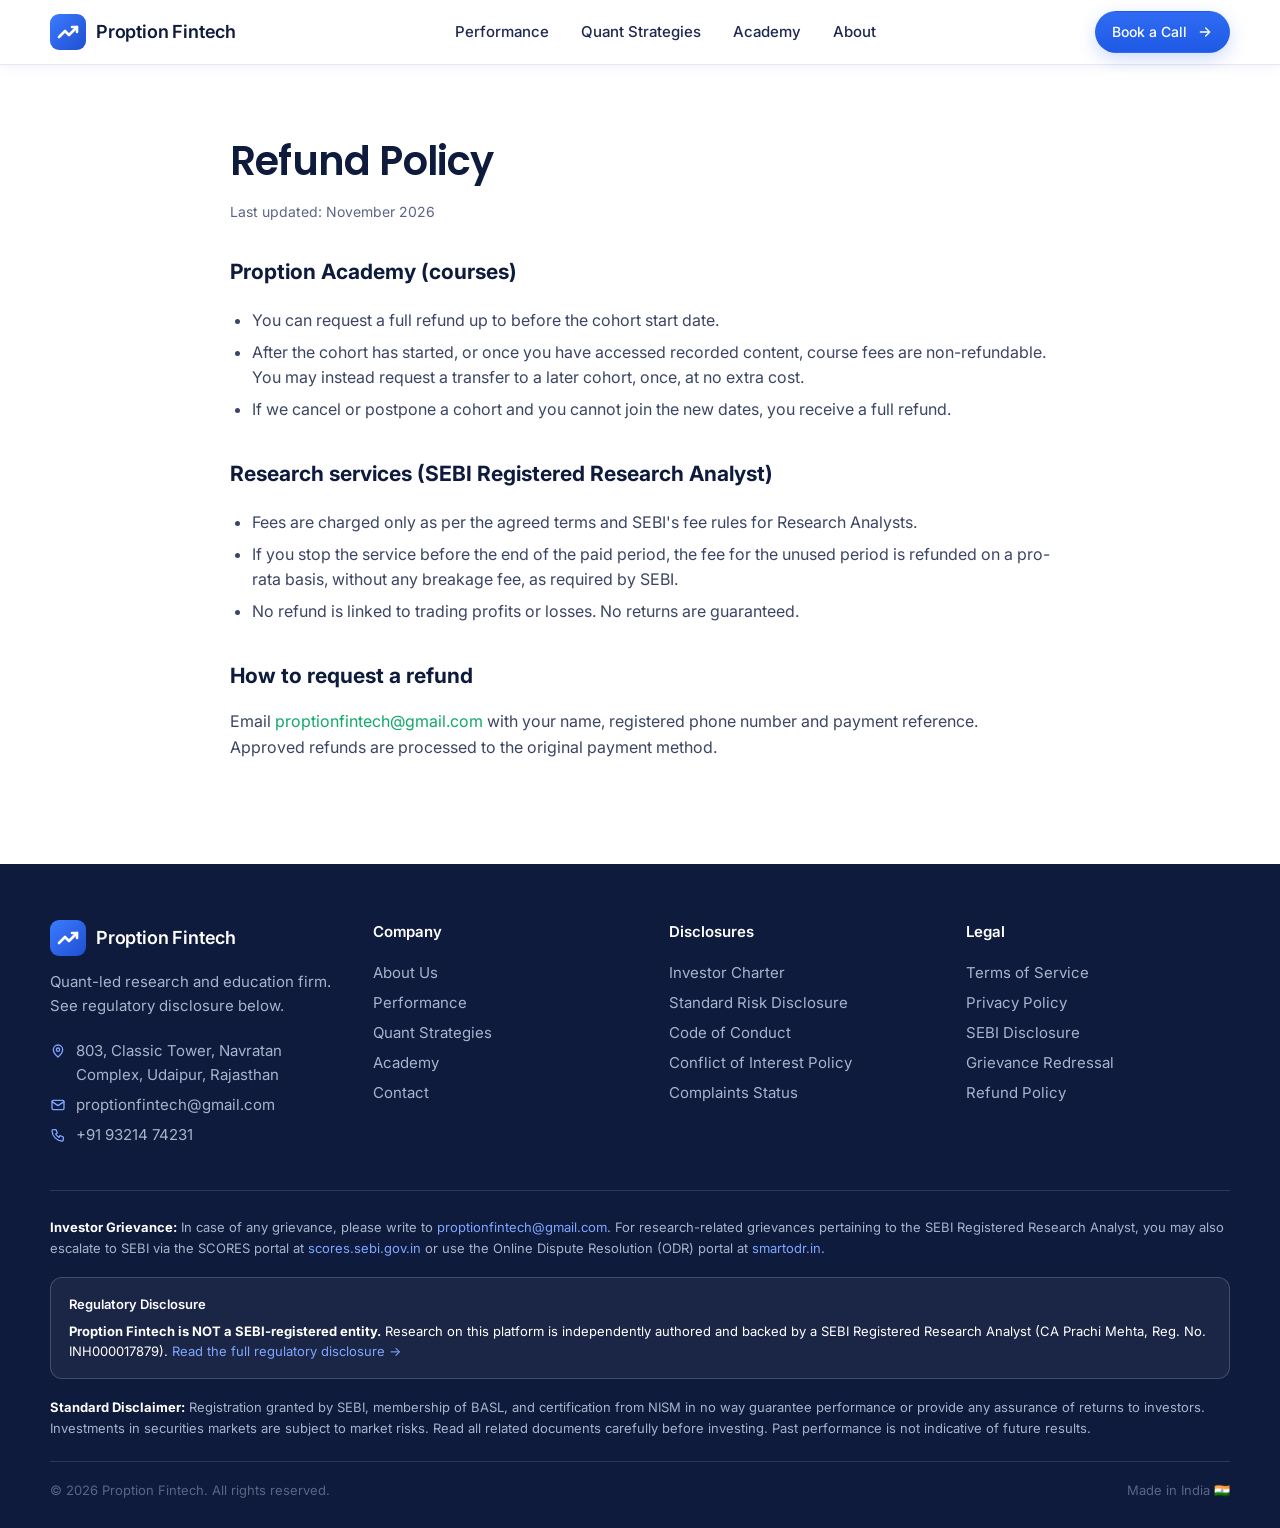
<file: legal/refund.html>
<!doctype html>
<html lang="en" data-theme="light">
<head>
  <meta charset="utf-8" />
  <meta name="viewport" content="width=device-width, initial-scale=1" />
  <title>Refund Policy — Proption Fintech</title>
  <link rel="icon" href="../assets/logo-light.svg" type="image/svg+xml" />
  <link rel="preconnect" href="https://fonts.googleapis.com" />
  <link rel="preconnect" href="https://fonts.gstatic.com" crossorigin />
  <link href="https://fonts.googleapis.com/css2?family=Inter:wght@400;500;600;700&family=JetBrains+Mono:wght@500;600&family=Space+Grotesk:wght@500;600;700&family=Poppins:wght@500;600;700&display=swap" rel="stylesheet" />
  <link rel="stylesheet" href="../assets/styles.css?v=17" />
</head>
<body data-base="../">
  <header class="nav" id="nav"></header>
  <main class="container doc">
    <h1>Refund Policy</h1>
    <div class="upd">Last updated: November 2026</div>
    <!-- ✏️ EDIT THE TEXT BELOW -->
<h2>Proption Academy (courses)</h2>
<ul>
<li>You can request a full refund up to before the cohort start date.</li>
<li>After the cohort has started, or once you have accessed recorded content, course fees are non-refundable. You may instead request a transfer to a later cohort, once, at no extra cost.</li>
<li>If we cancel or postpone a cohort and you cannot join the new dates, you receive a full refund.</li>
</ul>

<h2>Research services (SEBI Registered Research Analyst)</h2>
<ul>
<li>Fees are charged only as per the agreed terms and SEBI's fee rules for Research Analysts.</li>
<li>If you stop the service before the end of the paid period, the fee for the unused period is refunded on a pro-rata basis, without any breakage fee, as required by SEBI.</li>
<li>No refund is linked to trading profits or losses. No returns are guaranteed.</li>
</ul>

<h2>How to request a refund</h2>
<p>Email <a class="g" href="mailto:proptionfintech@gmail.com">proptionfintech@gmail.com</a> with your name, registered phone number and payment reference. Approved refunds are processed to the original payment method.</p>
    <!-- ✏️ END OF EDITABLE TEXT -->
  </main>
  <footer class="footer" id="footer"></footer>
  <script src="../site.config.js?v=17"></script>
  <script src="../assets/app.js?v=17"></script>
</body>
</html>
</file>
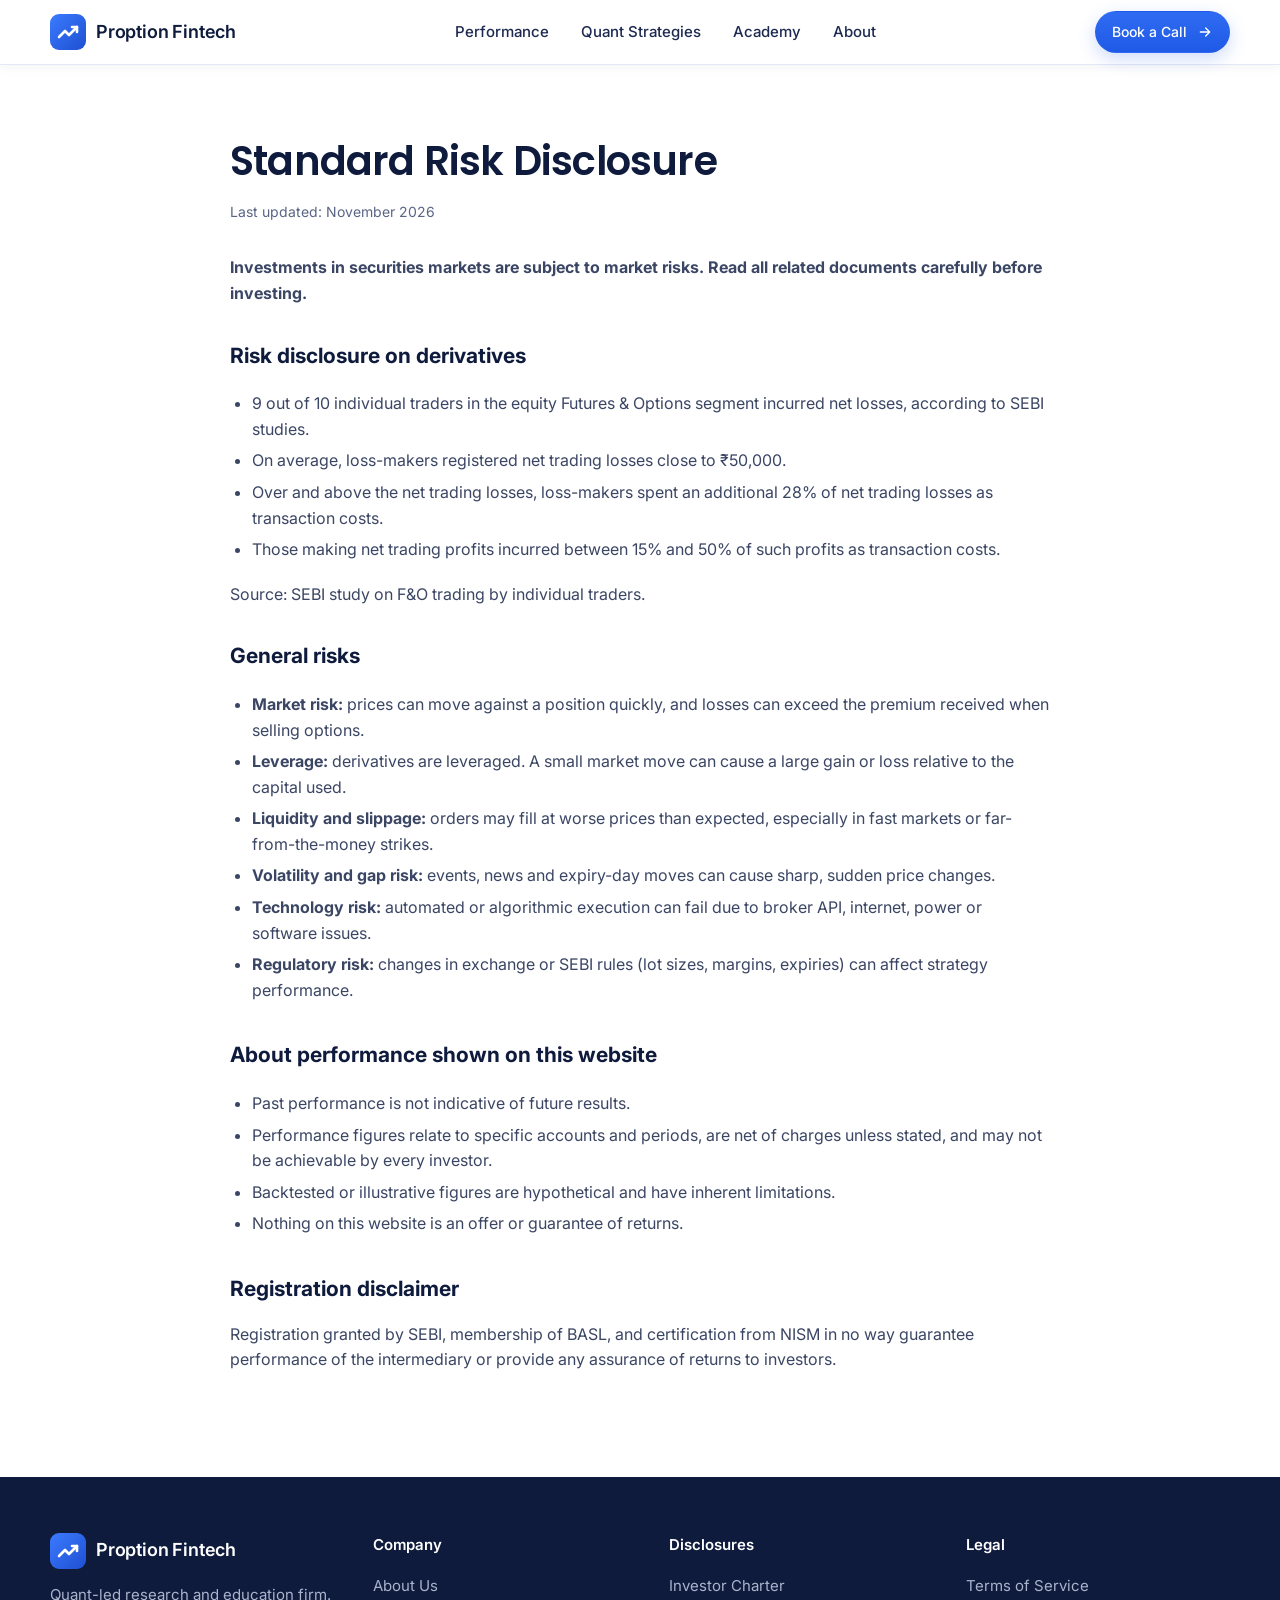
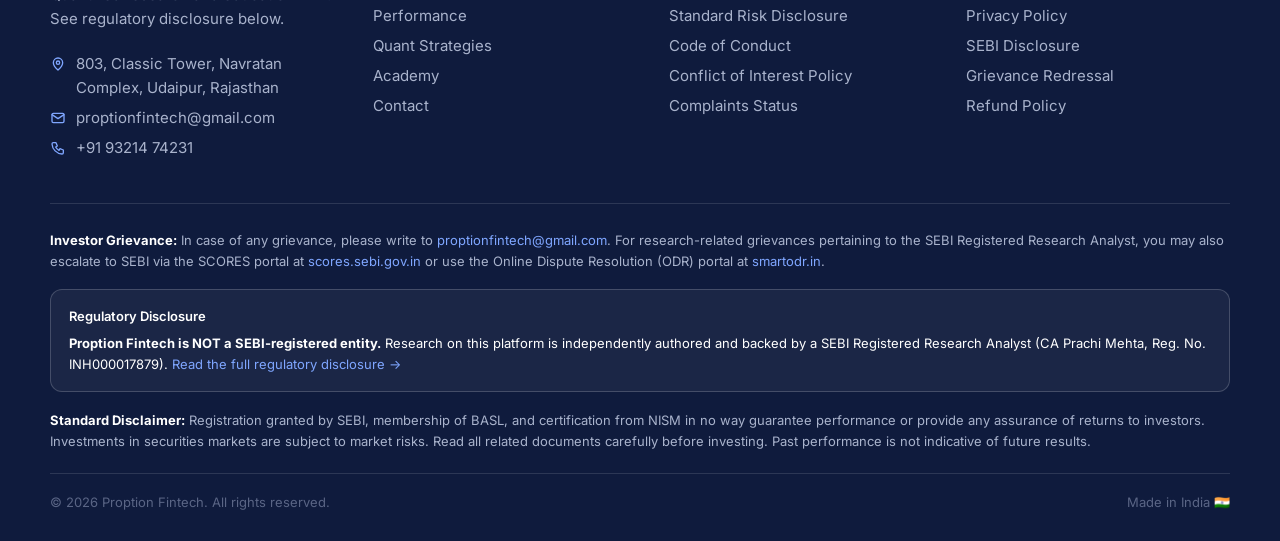
<file: legal/risk-disclosure.html>
<!doctype html>
<html lang="en" data-theme="light">
<head>
  <meta charset="utf-8" />
  <meta name="viewport" content="width=device-width, initial-scale=1" />
  <title>Standard Risk Disclosure — Proption Fintech</title>
  <link rel="icon" href="../assets/logo-light.svg" type="image/svg+xml" />
  <link rel="preconnect" href="https://fonts.googleapis.com" />
  <link rel="preconnect" href="https://fonts.gstatic.com" crossorigin />
  <link href="https://fonts.googleapis.com/css2?family=Inter:wght@400;500;600;700&family=JetBrains+Mono:wght@500;600&family=Space+Grotesk:wght@500;600;700&family=Poppins:wght@500;600;700&display=swap" rel="stylesheet" />
  <link rel="stylesheet" href="../assets/styles.css?v=17" />
</head>
<body data-base="../">
  <header class="nav" id="nav"></header>
  <main class="container doc">
    <h1>Standard Risk Disclosure</h1>
    <div class="upd">Last updated: November 2026</div>
    <!-- ✏️ EDIT THE TEXT BELOW -->
<p><strong>Investments in securities markets are subject to market risks. Read all related documents carefully before investing.</strong></p>

<h2>Risk disclosure on derivatives</h2>
<ul>
<li>9 out of 10 individual traders in the equity Futures &amp; Options segment incurred net losses, according to SEBI studies.</li>
<li>On average, loss-makers registered net trading losses close to ₹50,000.</li>
<li>Over and above the net trading losses, loss-makers spent an additional 28% of net trading losses as transaction costs.</li>
<li>Those making net trading profits incurred between 15% and 50% of such profits as transaction costs.</li>
</ul>
<p>Source: SEBI study on F&amp;O trading by individual traders.</p>

<h2>General risks</h2>
<ul>
<li><strong>Market risk:</strong> prices can move against a position quickly, and losses can exceed the premium received when selling options.</li>
<li><strong>Leverage:</strong> derivatives are leveraged. A small market move can cause a large gain or loss relative to the capital used.</li>
<li><strong>Liquidity and slippage:</strong> orders may fill at worse prices than expected, especially in fast markets or far-from-the-money strikes.</li>
<li><strong>Volatility and gap risk:</strong> events, news and expiry-day moves can cause sharp, sudden price changes.</li>
<li><strong>Technology risk:</strong> automated or algorithmic execution can fail due to broker API, internet, power or software issues.</li>
<li><strong>Regulatory risk:</strong> changes in exchange or SEBI rules (lot sizes, margins, expiries) can affect strategy performance.</li>
</ul>

<h2>About performance shown on this website</h2>
<ul>
<li>Past performance is not indicative of future results.</li>
<li>Performance figures relate to specific accounts and periods, are net of charges unless stated, and may not be achievable by every investor.</li>
<li>Backtested or illustrative figures are hypothetical and have inherent limitations.</li>
<li>Nothing on this website is an offer or guarantee of returns.</li>
</ul>

<h2>Registration disclaimer</h2>
<p>Registration granted by SEBI, membership of BASL, and certification from NISM in no way guarantee performance of the intermediary or provide any assurance of returns to investors.</p>
    <!-- ✏️ END OF EDITABLE TEXT -->
  </main>
  <footer class="footer" id="footer"></footer>
  <script src="../site.config.js?v=17"></script>
  <script src="../assets/app.js?v=17"></script>
</body>
</html>
</file>
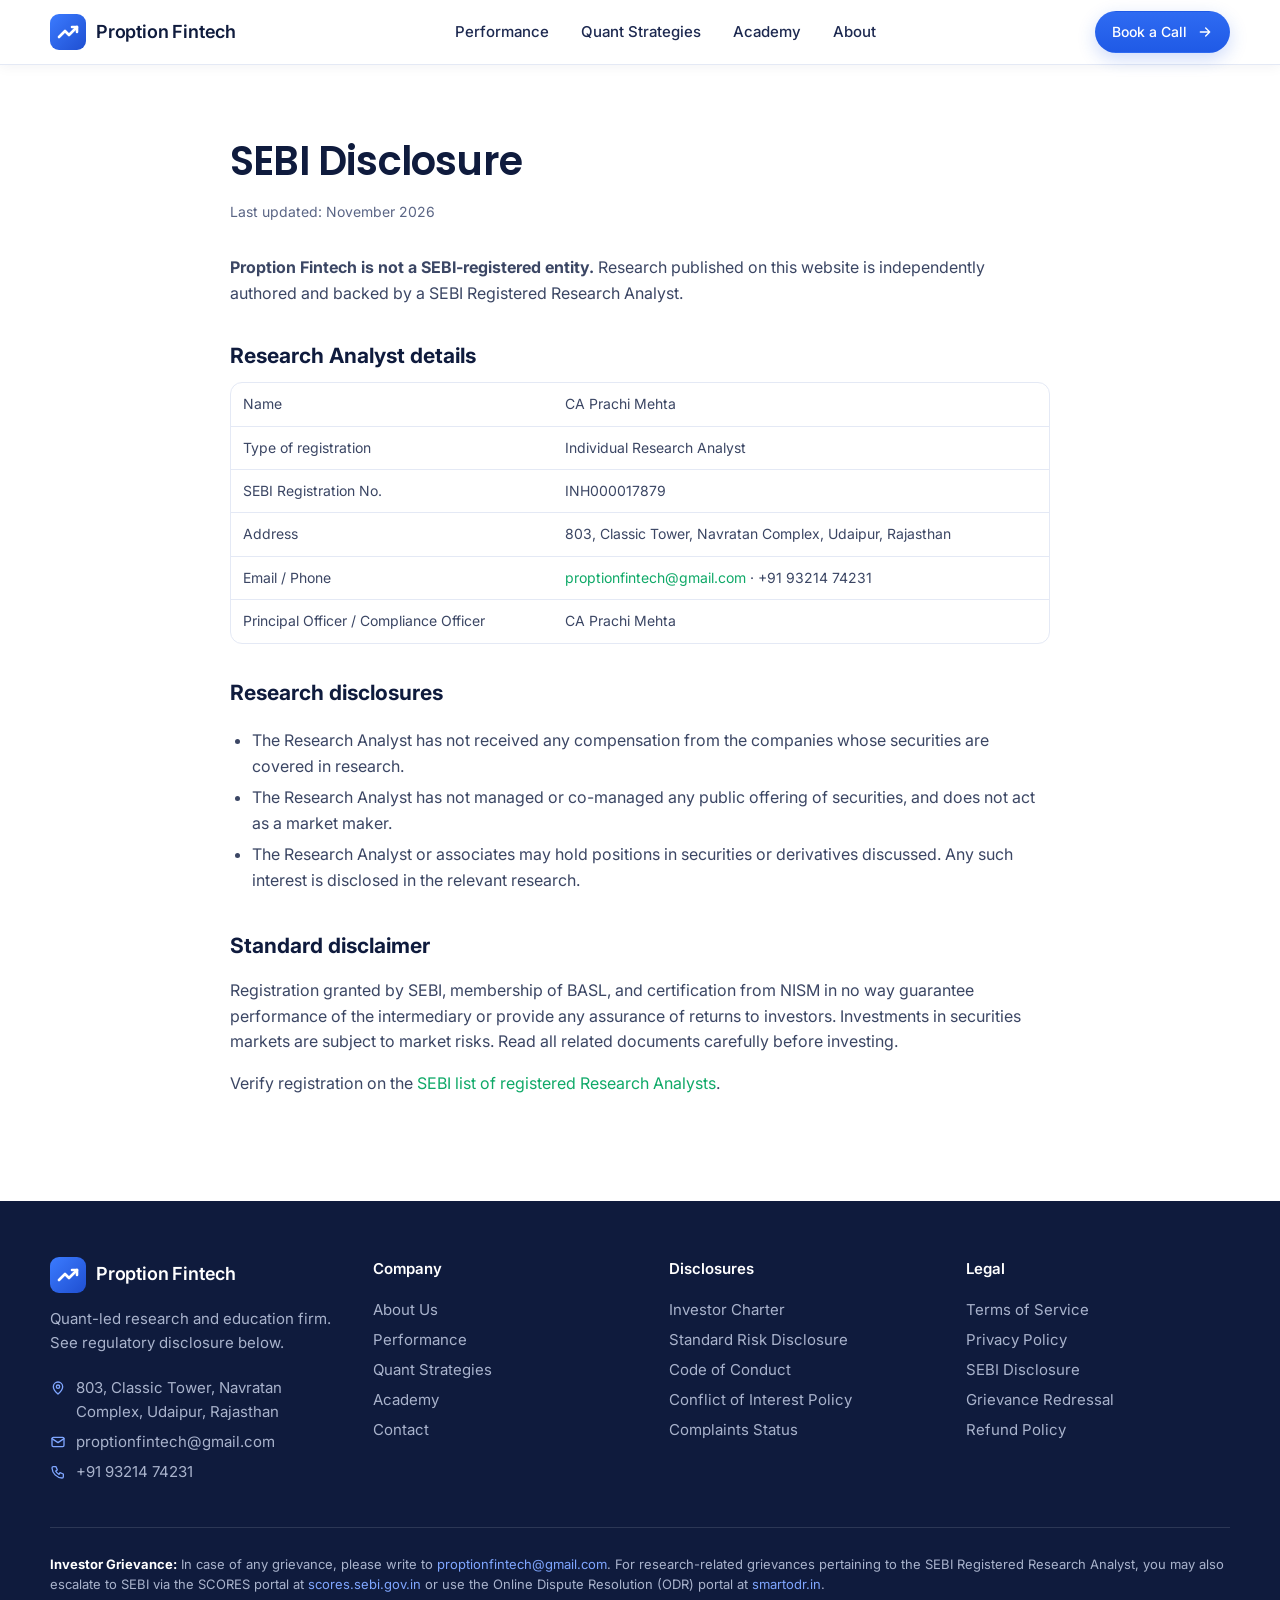
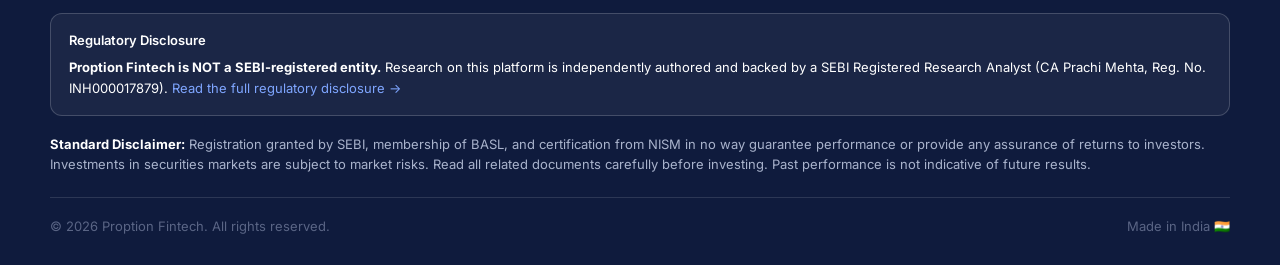
<file: legal/sebi-disclosure.html>
<!doctype html>
<html lang="en" data-theme="light">
<head>
  <meta charset="utf-8" />
  <meta name="viewport" content="width=device-width, initial-scale=1" />
  <title>SEBI Disclosure — Proption Fintech</title>
  <link rel="icon" href="../assets/logo-light.svg" type="image/svg+xml" />
  <link rel="preconnect" href="https://fonts.googleapis.com" />
  <link rel="preconnect" href="https://fonts.gstatic.com" crossorigin />
  <link href="https://fonts.googleapis.com/css2?family=Inter:wght@400;500;600;700&family=JetBrains+Mono:wght@500;600&family=Space+Grotesk:wght@500;600;700&family=Poppins:wght@500;600;700&display=swap" rel="stylesheet" />
  <link rel="stylesheet" href="../assets/styles.css?v=17" />
</head>
<body data-base="../">
  <header class="nav" id="nav"></header>
  <main class="container doc">
    <h1>SEBI Disclosure</h1>
    <div class="upd">Last updated: November 2026</div>
    <!-- ✏️ EDIT THE TEXT BELOW -->
<p><strong>Proption Fintech is not a SEBI-registered entity.</strong> Research published on this website is independently authored and backed by a SEBI Registered Research Analyst.</p>

<h2>Research Analyst details</h2>
<div class="table-wrap"><table>
<tr><td>Name</td><td>CA Prachi Mehta</td></tr>
<tr><td>Type of registration</td><td>Individual Research Analyst</td></tr>
<tr><td>SEBI Registration No.</td><td>INH000017879</td></tr>
<tr><td>Address</td><td>803, Classic Tower, Navratan Complex, Udaipur, Rajasthan</td></tr>
<tr><td>Email / Phone</td><td><a class="g" href="mailto:proptionfintech@gmail.com">proptionfintech@gmail.com</a> · +91 93214 74231</td></tr>
<tr><td>Principal Officer / Compliance Officer</td><td>CA Prachi Mehta</td></tr>
</table></div>

<h2>Research disclosures</h2>
<ul>
<li>The Research Analyst has not received any compensation from the companies whose securities are covered in research.</li>
<li>The Research Analyst has not managed or co-managed any public offering of securities, and does not act as a market maker.</li>
<li>The Research Analyst or associates may hold positions in securities or derivatives discussed. Any such interest is disclosed in the relevant research.</li>
</ul>

<h2>Standard disclaimer</h2>
<p>Registration granted by SEBI, membership of BASL, and certification from NISM in no way guarantee performance of the intermediary or provide any assurance of returns to investors. Investments in securities markets are subject to market risks. Read all related documents carefully before investing.</p>

<p>Verify registration on the <a class="g" href="https://www.sebi.gov.in/intermediaries.html" target="_blank" rel="noopener">SEBI list of registered Research Analysts</a>.</p>
    <!-- ✏️ END OF EDITABLE TEXT -->
  </main>
  <footer class="footer" id="footer"></footer>
  <script src="../site.config.js?v=17"></script>
  <script src="../assets/app.js?v=17"></script>
</body>
</html>
</file>
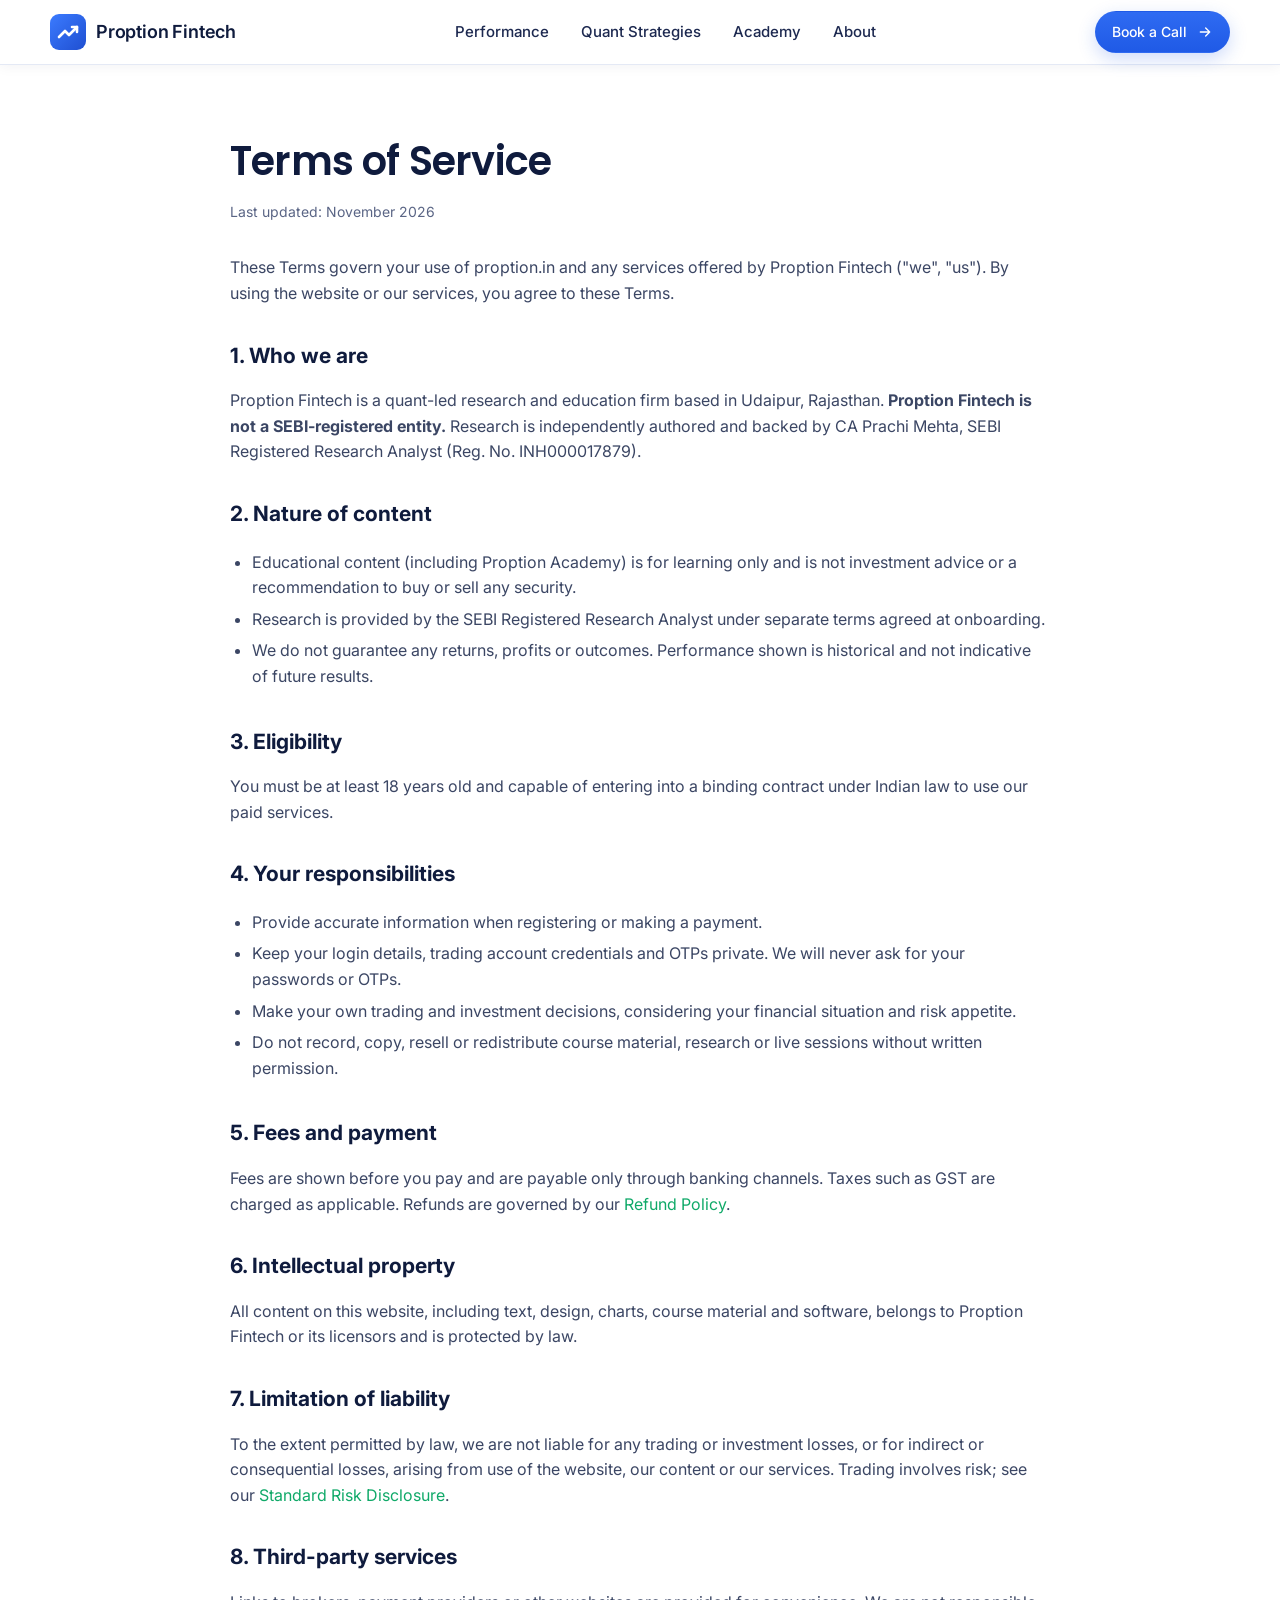
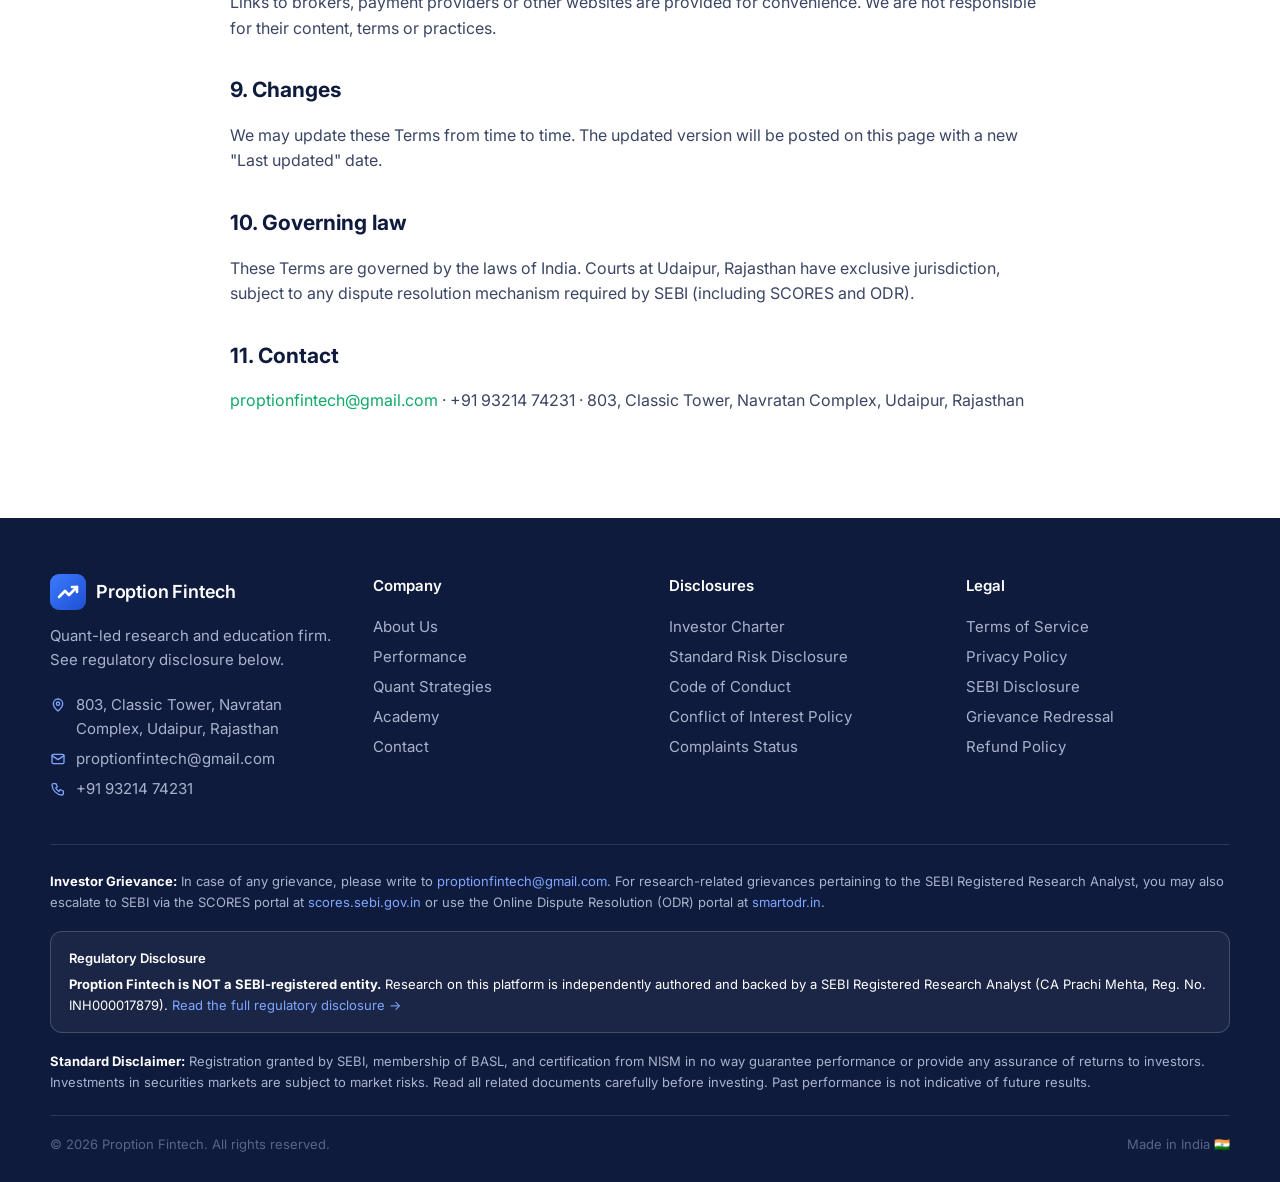
<file: legal/terms.html>
<!doctype html>
<html lang="en" data-theme="light">
<head>
  <meta charset="utf-8" />
  <meta name="viewport" content="width=device-width, initial-scale=1" />
  <title>Terms of Service — Proption Fintech</title>
  <link rel="icon" href="../assets/logo-light.svg" type="image/svg+xml" />
  <link rel="preconnect" href="https://fonts.googleapis.com" />
  <link rel="preconnect" href="https://fonts.gstatic.com" crossorigin />
  <link href="https://fonts.googleapis.com/css2?family=Inter:wght@400;500;600;700&family=JetBrains+Mono:wght@500;600&family=Space+Grotesk:wght@500;600;700&family=Poppins:wght@500;600;700&display=swap" rel="stylesheet" />
  <link rel="stylesheet" href="../assets/styles.css?v=17" />
</head>
<body data-base="../">
  <header class="nav" id="nav"></header>
  <main class="container doc">
    <h1>Terms of Service</h1>
    <div class="upd">Last updated: November 2026</div>
    <!-- ✏️ EDIT THE TEXT BELOW -->
<p>These Terms govern your use of proption.in and any services offered by Proption Fintech ("we", "us"). By using the website or our services, you agree to these Terms.</p>

<h2>1. Who we are</h2>
<p>Proption Fintech is a quant-led research and education firm based in Udaipur, Rajasthan. <strong>Proption Fintech is not a SEBI-registered entity.</strong> Research is independently authored and backed by CA Prachi Mehta, SEBI Registered Research Analyst (Reg. No. INH000017879).</p>

<h2>2. Nature of content</h2>
<ul>
<li>Educational content (including Proption Academy) is for learning only and is not investment advice or a recommendation to buy or sell any security.</li>
<li>Research is provided by the SEBI Registered Research Analyst under separate terms agreed at onboarding.</li>
<li>We do not guarantee any returns, profits or outcomes. Performance shown is historical and not indicative of future results.</li>
</ul>

<h2>3. Eligibility</h2>
<p>You must be at least 18 years old and capable of entering into a binding contract under Indian law to use our paid services.</p>

<h2>4. Your responsibilities</h2>
<ul>
<li>Provide accurate information when registering or making a payment.</li>
<li>Keep your login details, trading account credentials and OTPs private. We will never ask for your passwords or OTPs.</li>
<li>Make your own trading and investment decisions, considering your financial situation and risk appetite.</li>
<li>Do not record, copy, resell or redistribute course material, research or live sessions without written permission.</li>
</ul>

<h2>5. Fees and payment</h2>
<p>Fees are shown before you pay and are payable only through banking channels. Taxes such as GST are charged as applicable. Refunds are governed by our <a class="g" href="refund.html">Refund Policy</a>.</p>

<h2>6. Intellectual property</h2>
<p>All content on this website, including text, design, charts, course material and software, belongs to Proption Fintech or its licensors and is protected by law.</p>

<h2>7. Limitation of liability</h2>
<p>To the extent permitted by law, we are not liable for any trading or investment losses, or for indirect or consequential losses, arising from use of the website, our content or our services. Trading involves risk; see our <a class="g" href="risk-disclosure.html">Standard Risk Disclosure</a>.</p>

<h2>8. Third-party services</h2>
<p>Links to brokers, payment providers or other websites are provided for convenience. We are not responsible for their content, terms or practices.</p>

<h2>9. Changes</h2>
<p>We may update these Terms from time to time. The updated version will be posted on this page with a new "Last updated" date.</p>

<h2>10. Governing law</h2>
<p>These Terms are governed by the laws of India. Courts at Udaipur, Rajasthan have exclusive jurisdiction, subject to any dispute resolution mechanism required by SEBI (including SCORES and ODR).</p>

<h2>11. Contact</h2>
<p><a class="g" href="mailto:proptionfintech@gmail.com">proptionfintech@gmail.com</a> · +91 93214 74231 · 803, Classic Tower, Navratan Complex, Udaipur, Rajasthan</p>
    <!-- ✏️ END OF EDITABLE TEXT -->
  </main>
  <footer class="footer" id="footer"></footer>
  <script src="../site.config.js?v=17"></script>
  <script src="../assets/app.js?v=17"></script>
</body>
</html>
</file>
<file: assets/styles.css>
/* ─── Theme tokens (change colours here) ─────────────────────────────── */
:root {
  --bg: #0b0f14;
  --bg-2: #0e131a;
  --card: #111821;
  --card-2: #0f1d1c;
  --line: #1c2530;
  --line-2: #22303c;
  --text: #f2f5f7;
  --muted: #8b97a5;
  --muted-2: #6b7785;
  --green: #12d99a;
  --green-2: #7ff0c6;
  --green-soft: rgba(18, 217, 154, 0.12);
  --orange: #f7a531;
  --orange-soft: rgba(247, 165, 49, 0.12);
  --radius: 16px;
  --font: "Inter", system-ui, -apple-system, Segoe UI, Roboto, sans-serif;
  --display: "Space Grotesk", var(--font);
  --mono: "JetBrains Mono", ui-monospace, SFMono-Regular, Menlo, monospace;
}

* { box-sizing: border-box; }
html { scroll-behavior: smooth; scroll-padding-top: 80px; }
body {
  margin: 0; background: var(--bg); color: var(--text);
  font-family: var(--font); font-size: 16px; line-height: 1.6;
  -webkit-font-smoothing: antialiased;
}
a { color: inherit; text-decoration: none; }
main { overflow-x: clip; }
img, svg { display: block; }
.container { width: min(1180px, 100% - 32px); margin-inline: auto; }
.mono { font-family: var(--mono); }
.g { color: var(--green-2); }
.o { color: var(--orange); }

/* ─── Nav ─────────────────────────────────────────────────────────────── */
.nav {
  position: sticky; top: 0; z-index: 50;
  background: rgba(11, 15, 20, 0.82); backdrop-filter: blur(12px);
  border-bottom: 1px solid var(--line);
}
.nav-in { display: flex; align-items: center; justify-content: space-between; height: 64px; }
.brand { display: flex; align-items: center; gap: 10px; font-weight: 600; font-size: 18px; letter-spacing: -0.01em; }
.brand img { width: 36px; height: 36px; }
.nav-links { display: flex; gap: 32px; color: var(--muted); font-size: 15px; }
.nav-links a:hover { color: var(--text); }
.menu-btn { display: none; background: none; border: 1px solid var(--line-2); color: var(--text); border-radius: 10px; padding: 8px 10px; }

/* ─── Buttons & badges ───────────────────────────────────────────────── */
.btn {
  display: inline-flex; align-items: center; gap: 10px; border-radius: 10px;
  padding: 12px 22px; font-weight: 500; font-size: 15px; border: 1px solid transparent;
  cursor: pointer; transition: transform .15s ease, box-shadow .15s ease, background .15s;
  font-family: var(--font);
}
.btn svg { width: 16px; height: 16px; }
.btn-primary {
  background: linear-gradient(180deg, #1ee3a3, #0fcf91); color: #04281c;
  box-shadow: 0 0 24px rgba(18, 217, 154, 0.25);
}
.btn-primary:hover { transform: translateY(-1px); box-shadow: 0 0 36px rgba(18, 217, 154, 0.4); }
.btn-ghost { background: var(--bg-2); border-color: var(--line-2); color: var(--text); }
.btn-ghost:hover { border-color: #33424f; }
.btn-sm { padding: 9px 16px; font-size: 14px; }
.btn-block { width: 100%; justify-content: center; }

.badge {
  display: inline-flex; align-items: center; gap: 8px; font-size: 13px; font-weight: 500;
  color: var(--green); background: var(--green-soft); border: 1px solid rgba(18, 217, 154, 0.35);
  padding: 5px 13px; border-radius: 999px;
}
.badge svg { width: 13px; height: 13px; }
.badge.orange { color: var(--orange); background: var(--orange-soft); border-color: rgba(247, 165, 49, 0.4); }
.chip { display: inline-block; font-size: 13px; font-weight: 500; background: #1b222b; color: #dfe5ea; padding: 4px 10px; border-radius: 6px; }

/* ─── Hero ───────────────────────────────────────────────────────────── */
.hero {
  display: grid; grid-template-columns: 1.05fr 1fr; gap: 56px; align-items: center;
  padding: 44px 0 72px; position: relative;
}
.hero::before {
  content: ""; position: absolute; inset: -60px -20vw 0; z-index: -1; pointer-events: none;
  background:
    radial-gradient(600px 380px at 85% 35%, rgba(18, 217, 154, 0.10), transparent 70%),
    linear-gradient(var(--bg), var(--bg));
}
.hero h1 {
  font-family: var(--display); font-weight: 600; letter-spacing: -0.035em;
  font-size: clamp(44px, 6.4vw, 76px); line-height: 0.98; margin: 28px 0 32px;
}
.hero h1 span { display: block; }
.hero p.lead { color: var(--muted); font-size: 18px; max-width: 540px; margin: 0 0 36px; }
.hero-ctas { display: flex; gap: 14px; flex-wrap: wrap; }
.hero-stats { display: flex; gap: 64px; margin-top: 48px; flex-wrap: wrap; }
.hero-stats .v { font-family: var(--mono); font-size: 23px; font-weight: 600; color: var(--green-2); letter-spacing: 0.02em; }
.hero-stats .l { font-size: 13px; color: var(--muted); }

.hero-art { position: relative; }
.hero-art .screen {
  border-radius: 14px; overflow: hidden; border: 1px solid var(--line-2);
  background: radial-gradient(120% 90% at 70% 20%, #0f2a22, #070b0f 70%);
  aspect-ratio: 16 / 11; box-shadow: 0 30px 80px rgba(0,0,0,.55), 0 0 80px rgba(18,217,154,.08);
}
.hero-art .screen svg { width: 100%; height: 100%; filter: blur(0.6px) saturate(1.1); }
.verified-pill {
  position: absolute; left: -28px; bottom: -26px; display: flex; gap: 14px; align-items: center;
  background: rgba(14, 19, 26, .94); border: 1px solid var(--line-2); border-radius: 12px; padding: 14px 18px;
  box-shadow: 0 16px 40px rgba(0,0,0,.5);
}
.verified-pill .ic { width: 40px; height: 40px; border-radius: 10px; background: var(--green-soft); display: grid; place-items: center; color: var(--green); }
.verified-pill .ic svg { width: 20px; height: 20px; }
.verified-pill .t { font-size: 13px; color: var(--muted); }
.verified-pill .v { font-family: var(--mono); color: var(--green); font-weight: 600; }

/* ─── KPI strip ──────────────────────────────────────────────────────── */
.strip { border-top: 1px solid var(--line); border-bottom: 1px solid var(--line); background: var(--bg-2); }
.strip-in { display: grid; grid-template-columns: repeat(4, 1fr); }
.strip-in > div { padding: 24px 24px 26px; border-left: 1px solid var(--line); }
.strip-in > div:first-child { border-left: 0; }
.k-label { font-size: 12px; letter-spacing: 0.14em; text-transform: uppercase; color: var(--muted); }
.k-val { font-family: var(--mono); font-size: 34px; font-weight: 600; color: var(--green-2); line-height: 1.3; letter-spacing: 0.02em; }
.k-val.white { color: var(--text); }
.k-sub { font-size: 13px; color: var(--muted); }

/* ─── Sections ───────────────────────────────────────────────────────── */
.section { padding: 88px 0; }
.section + .section { border-top: 1px solid var(--line); }
.section h2 {
  font-family: var(--display); font-weight: 600; letter-spacing: -0.03em;
  font-size: clamp(32px, 4.4vw, 50px); line-height: 1.08; margin: 18px 0 18px; max-width: 760px;
}
.section .sub { color: var(--muted); max-width: 680px; margin: 0 0 40px; }

/* ─── Chart card ─────────────────────────────────────────────────────── */
.card { background: var(--card); border: 1px solid var(--line); border-radius: var(--radius); }
.chart-card { padding: 28px 32px 22px; }
.chart-head { display: flex; justify-content: space-between; align-items: center; gap: 16px; flex-wrap: wrap; margin-bottom: 18px; }
.legend { display: flex; gap: 26px; flex-wrap: wrap; font-size: 15px; color: #c9d1d9; }
.legend .dot { display: inline-block; width: 10px; height: 10px; border-radius: 50%; margin-right: 8px; vertical-align: 1px; }
.legend b { font-family: var(--mono); font-weight: 600; margin-left: 6px; }
.chart-wrap { position: relative; height: 340px; }
.chart-wrap svg { width: 100%; height: 100%; overflow: visible; }
.chart-tip {
  position: absolute; pointer-events: none; background: #0b1117; border: 1px solid var(--line-2);
  border-radius: 8px; padding: 8px 10px; font-size: 12px; white-space: nowrap; opacity: 0; transition: opacity .1s;
}
.chart-tip .d { color: var(--muted); }
.chart-empty { display: grid; place-items: center; height: 100%; color: var(--muted); font-size: 14px; }

.tiles { display: grid; grid-template-columns: repeat(7, 1fr); gap: 14px; margin-top: 26px; }
.tile { background: var(--card); border: 1px solid var(--line); border-radius: 12px; padding: 16px; }
.tile .k-label { font-size: 11px; }
.tile .tv { font-family: var(--mono); font-weight: 600; font-size: 16px; margin-top: 6px; }
.live-note { font-size: 13px; color: var(--muted); margin-top: 18px; display: flex; align-items: center; gap: 8px; }
.live-dot { width: 7px; height: 7px; border-radius: 50%; background: var(--green); box-shadow: 0 0 0 0 rgba(18,217,154,.6); animation: pulse 2s infinite; }
@keyframes pulse { 70% { box-shadow: 0 0 0 8px rgba(18,217,154,0); } 100% { box-shadow: 0 0 0 0 rgba(18,217,154,0); } }

/* ─── Product cards (Strategies / Academy) ──────────────────────────────────── */
.product {
  display: grid; grid-template-columns: 1fr 380px; gap: 36px; padding: 40px;
  background: linear-gradient(135deg, #0f2a26 0%, #101a20 45%, #12171d 100%);
  border: 1px solid var(--line); border-radius: 20px;
}
.product.amber { background: linear-gradient(135deg, #0f2a26 0%, #101a20 50%, #1b1a17 100%); }
.product h3 { font-family: var(--display); font-weight: 600; font-size: clamp(26px, 3vw, 34px); letter-spacing: -0.02em; margin: 18px 0 12px; }
.product p { color: var(--muted); margin: 0 0 22px; max-width: 640px; }
.feats { display: flex; flex-wrap: wrap; gap: 14px 30px; font-size: 15px; color: #d6dde3; }
.feats span { display: inline-flex; align-items: center; gap: 9px; }
.feats svg { width: 17px; height: 17px; color: var(--green); flex: none; }
.side { background: rgba(10, 14, 19, 0.75); border: 1px solid var(--line); border-radius: 14px; padding: 24px; align-self: start; }
.side .big { font-family: var(--mono); font-weight: 600; font-size: 36px; color: var(--green-2); line-height: 1.2; }
.side .note { font-size: 13px; color: var(--muted); margin-bottom: 16px; }
.kv { display: flex; justify-content: space-between; font-size: 15px; padding: 3px 0; }
.kv span:first-child { color: var(--muted); }
.side .btn { margin-top: 18px; }

/* ─── Curriculum pop-up ──────────────────────────────────────────────── */
.modal { border: 1px solid var(--line-2); border-radius: 18px; padding: 0; background: var(--card); color: var(--text);
  width: min(720px, 100% - 24px); max-height: min(88vh, 900px); }
.modal::backdrop { background: rgba(3, 6, 9, 0.72); backdrop-filter: blur(4px); }
.modal[open] { animation: pop .18s ease-out; }
@keyframes pop { from { opacity: 0; transform: translateY(8px) scale(.98); } }
.modal-in { padding: 32px; position: relative; }
.modal-x { position: absolute; top: 16px; right: 16px; width: 34px; height: 34px; border-radius: 9px; border: 1px solid var(--line-2);
  background: var(--bg-2); color: var(--muted); cursor: pointer; font-size: 14px; }
.modal-x:hover { color: var(--text); }
.modal h3 { font-family: var(--display); font-size: 28px; line-height: 1.15; letter-spacing: -0.02em; margin: 0 40px 4px 0; }
.modal-sub { color: var(--orange); font-size: 14px; margin-bottom: 22px; }
.modal h4 { font-size: 15px; margin: 26px 0 12px; }
.facts { display: grid; grid-template-columns: repeat(3, 1fr); gap: 12px; }
.facts > div { background: var(--bg-2); border: 1px solid var(--line); border-radius: 12px; padding: 12px 14px; }
.facts .fv { font-weight: 600; margin-top: 2px; }
.ticks { list-style: none; margin: 0; padding: 0; display: grid; grid-template-columns: 1fr 1fr; gap: 8px 20px; }
.ticks li { display: flex; gap: 10px; color: #d6dde3; font-size: 14.5px; }
.ticks svg { width: 17px; height: 17px; color: var(--green); flex: none; margin-top: 3px; }
.mods details { border: 1px solid var(--line); border-radius: 12px; margin-bottom: 8px; background: var(--bg-2); }
.mods summary { cursor: pointer; padding: 13px 16px; font-weight: 600; list-style: none; display: flex; gap: 12px; align-items: center; }
.mods summary::-webkit-details-marker { display: none; }
.mods summary::after { content: "+"; margin-left: auto; color: var(--muted); font-weight: 400; font-size: 18px; }
.mods details[open] summary::after { content: "–"; }
.mn { font-family: var(--mono); font-size: 12px; color: var(--green); background: var(--green-soft); padding: 2px 8px; border-radius: 6px; font-weight: 600; }
.mods ol { margin: 0; padding: 0 16px 14px 44px; color: #c9d1d9; font-size: 14.5px; }
.mods li { padding: 3px 0; }
.modal-note { color: var(--muted); font-size: 13px; margin: 22px 0 18px; }
@media (max-width: 720px) {
  .modal-in { padding: 24px 18px; }
  .facts { grid-template-columns: 1fr 1fr 1fr; gap: 8px; }
  .facts > div { padding: 10px; }
  .ticks { grid-template-columns: 1fr; }
}

/* ─── About ──────────────────────────────────────────────────────────── */
.team { display: grid; grid-template-columns: repeat(auto-fit, minmax(260px, 1fr)); gap: 18px; }
.person { padding: 24px; display: flex; gap: 16px; align-items: flex-start; }
.avatar { width: 48px; height: 48px; border-radius: 12px; display: grid; place-items: center; font-family: var(--display); font-weight: 600; background: var(--green-soft); color: var(--green-2); flex: none; }
.person h4 { margin: 0; font-size: 17px; }
.person .role { color: var(--green); font-size: 14px; }
.person .bio { color: var(--muted); font-size: 14px; margin-top: 4px; }

/* ─── CTA panel ──────────────────────────────────────────────────────── */
.cta-panel {
  text-align: center; padding: 72px 24px; border-radius: 20px; border: 1px solid var(--line);
  background: radial-gradient(520px 260px at 50% 0%, rgba(18, 217, 154, 0.16), transparent 70%), var(--card);
}
.cta-panel h2 { margin: 0 auto 18px; font-size: clamp(34px, 4.8vw, 58px); }
.cta-panel p { color: var(--muted); max-width: 520px; margin: 0 auto 34px; }

/* ─── Footer ─────────────────────────────────────────────────────────── */
.footer { border-top: 1px solid var(--line); padding: 56px 0 28px; font-size: 15px; }
.f-grid { display: grid; grid-template-columns: 1.1fr 1fr 1fr 1fr; gap: 32px; }
.f-grid h5 { margin: 0 0 14px; font-size: 15px; font-weight: 600; }
.f-grid ul { list-style: none; margin: 0; padding: 0; }
.f-grid li { padding: 3px 0; }
.f-grid li a { color: var(--muted); }
.f-grid li a:hover { color: var(--text); }
.f-about p { color: var(--muted); margin: 14px 0 18px; }
.f-contact div { display: flex; gap: 10px; color: var(--muted); padding: 3px 0; }
.f-contact svg { width: 16px; height: 16px; color: var(--green); flex: none; margin-top: 4px; }
.f-legal { border-top: 1px solid var(--line); margin-top: 40px; padding-top: 26px; font-size: 13px; color: var(--muted); }
.f-legal strong { color: var(--text); }
.f-legal a { color: var(--green); }
.reg-box { margin: 18px 0; padding: 16px 18px; border: 1px solid rgba(18, 217, 154, 0.35); background: rgba(18, 217, 154, 0.05); border-radius: 12px; color: var(--text); }
.reg-box .h { font-weight: 600; margin-bottom: 6px; }
.f-bottom { display: flex; justify-content: space-between; border-top: 1px solid var(--line); margin-top: 22px; padding-top: 18px; font-size: 13px; color: var(--muted); }

/* ─── Legal pages ────────────────────────────────────────────────────── */
.doc { padding: 64px 0 88px; max-width: 820px; }
.doc h1 { font-family: var(--display); font-size: 40px; letter-spacing: -0.02em; margin: 0 0 8px; }
.doc .upd { color: var(--muted); font-size: 14px; margin-bottom: 32px; }
.doc h2 { font-size: 21px; margin: 32px 0 10px; }
.doc p, .doc li { color: #c9d1d9; }
.doc .todo { border: 1px dashed var(--orange); color: var(--orange); background: var(--orange-soft); padding: 14px 16px; border-radius: 10px; font-size: 14px; }

/* ─── Responsive ─────────────────────────────────────────────────────── */
@media (max-width: 1080px) {
  .tiles { grid-template-columns: repeat(4, 1fr); }
}
@media (max-width: 900px) {
  .hero { grid-template-columns: 1fr; gap: 48px; padding-top: 32px; }
  .verified-pill { left: 12px; }
  .strip-in { grid-template-columns: repeat(2, 1fr); }
  .strip-in > div:nth-child(3) { border-left: 0; }
  .strip-in > div:nth-child(n+3) { border-top: 1px solid var(--line); }
  .product { grid-template-columns: 1fr; padding: 28px; }
  .f-grid { grid-template-columns: 1fr 1fr; }
}
@media (max-width: 720px) {
  .nav-links { display: none; position: absolute; top: 64px; left: 0; right: 0; flex-direction: column; gap: 0; background: var(--bg); border-bottom: 1px solid var(--line); }
  .nav-links.open { display: flex; }
  .nav-links a { padding: 14px 16px; border-top: 1px solid var(--line); }
  .menu-btn { display: block; }
  .nav .btn-sm { display: none; }
  .hero-stats { gap: 32px; }
  .tiles { grid-template-columns: repeat(2, 1fr); }
  .chart-card { padding: 20px 16px; }
  .chart-wrap { height: 260px; }
  .k-val { font-size: 26px; }
  .section { padding: 64px 0; }
  .f-grid { grid-template-columns: 1fr; }
  .f-bottom { flex-direction: column; gap: 6px; }
}

/* ─── About & profile pop-ups ────────────────────────────────────────── */
.modal-in { max-height: inherit; overflow-y: auto; }
.modal.modal-wide { width: min(1040px, 100% - 24px); }
.modal-lead { color: var(--muted); margin: 10px 0 24px; max-width: 640px; }
.team-grid { display: grid; grid-template-columns: repeat(3, 1fr); gap: 14px; }
.tcard { background: var(--bg-2); border: 1px solid var(--line); border-radius: 14px; padding: 18px; display: flex; flex-direction: column; }
.thead { display: flex; gap: 12px; align-items: center; margin-bottom: 10px; }
.tcard h4 { margin: 0; font-size: 16px; }
.texp { font-size: 13px; color: var(--orange); }
.trole { font-size: 14px; color: var(--green-2); margin-bottom: 8px; }
.tpts { margin: 0 0 14px; padding-left: 18px; color: #c9d1d9; font-size: 14px; flex: 1; }
.tpts li { padding: 2px 0; }
.tbtn { align-self: flex-start; }
.avatar.ph { object-fit: cover; padding: 0; }
.avatar-lg { width: 72px; height: 72px; font-size: 24px; border-radius: 16px; }
.phead { display: flex; gap: 18px; align-items: center; margin: 0 40px 18px 0; }
.phead h3 { margin: 0 0 4px; }
.pbio { color: #c9d1d9; margin: 0; }
@media (max-width: 900px) { .team-grid { grid-template-columns: 1fr 1fr; } }
@media (max-width: 600px) { .team-grid { grid-template-columns: 1fr; } .phead { flex-direction: column; align-items: flex-start; } }

/* legal page tables & fill-in markers */
.doc ul, .doc ol { padding-left: 22px; }
.doc li { padding: 3px 0; }
.doc .table-wrap { overflow-x: auto; margin: 10px 0 6px; border: 1px solid var(--line); border-radius: 12px; }
.doc table { border-collapse: collapse; width: 100%; font-size: 14px; }
.doc th, .doc td { text-align: left; padding: 10px 12px; border-bottom: 1px solid var(--line); color: #c9d1d9; vertical-align: top; }
.doc th { background: var(--bg-2); color: var(--text); font-weight: 600; }
.doc tr:last-child td { border-bottom: 0; }
.doc .small { font-size: 13px; color: var(--muted); }
.doc .fill { background: var(--orange-soft); color: var(--orange); border: 1px dashed rgba(247,165,49,.5); border-radius: 5px; padding: 0 6px; }
.doc .todo { margin-bottom: 18px; }

/* ─── Section animations ──────────────────────────────────────────────── */
.viz { position: relative; aspect-ratio: 16 / 11; max-width: 100%; border-radius: 14px; overflow: hidden; border: 1px solid var(--line-2);
  background: #070b0f; box-shadow: 0 30px 80px rgba(0,0,0,.45), 0 0 80px color-mix(in srgb, var(--green) 8%, transparent); }
.hero-art .viz { width: 100%; }
.viz-row { display: grid; grid-template-columns: repeat(auto-fit, minmax(min(100%, 420px), 1fr)); gap: 20px; margin-top: 36px; }
.viz-fig { margin: 0; display: grid; gap: 12px; min-width: 0; }
.viz-fig .viz { box-shadow: none; }
.viz-fig figcaption { color: var(--muted); font-size: 15px; }
.viz-fig figcaption strong { display: block; color: var(--text); font-weight: 600; margin-bottom: 2px; }
.acad-head { display: grid; grid-template-columns: minmax(0, 1fr) minmax(0, 1fr); gap: 40px; align-items: center; }
.acad-head .viz { box-shadow: none; }
.hv { position: absolute; inset: 0; opacity: 0; visibility: hidden; transition: opacity .45s ease, visibility 0s linear .45s; }
.hv.active { opacity: 1; visibility: visible; transition: opacity .45s ease; }
.hv canvas { position: absolute; inset: 0; width: 100%; height: 100%; display: block; }
.hv-readout { position: absolute; left: 14px; top: 12px; display: grid; gap: 2px; pointer-events: none; }
.hv-readout .k { font-size: 11px; letter-spacing: .12em; text-transform: uppercase; color: var(--muted); }
.hv-readout .v { font-family: var(--mono); font-size: 26px; font-weight: 600; color: var(--green-2); font-variant-numeric: tabular-nums; }
.hv-readout .s { font-family: var(--mono); font-size: 12px; color: var(--orange); }
.hv-illus { position: absolute; left: 12px; bottom: 8px; font-size: 11px; color: var(--muted-2); letter-spacing: .03em; }
.hv-illus-up { bottom: 38px; }
.hv-tape { position: absolute; left: 0; right: 0; bottom: 0; height: 30px; border-top: 1px solid var(--line-2); background: rgba(7,11,15,.92); overflow: hidden; }
.hv-tape-track { display: flex; width: max-content; animation: hvtape 26s linear infinite; animation-play-state: paused; }
.hv.on .hv-tape-track { animation-play-state: running; }
.hv-tape-item { display: flex; gap: 8px; align-items: center; padding: 0 22px; height: 30px; font-family: var(--mono); font-size: 12px; white-space: nowrap; border-right: 1px solid var(--line); }
.hv-tape-item .n { color: var(--muted); } .hv-tape-item .up { color: var(--green); } .hv-tape-item .dn { color: #f0616d; }
@keyframes hvtape { to { transform: translateX(-50%); } }
.hv-prob { position: absolute; right: 12px; top: 10px; text-align: right; font-family: var(--mono); font-size: 12px; color: var(--muted); display: grid; gap: 2px; }
.hv-prob b { color: var(--text); font-weight: 600; font-variant-numeric: tabular-nums; }
.hv-chain { position: absolute; inset: 0 0 24px 0; display: grid; grid-template-rows: auto 1fr; font-family: var(--mono); font-size: 12px; }
.hv-chain-top { display: flex; justify-content: space-between; gap: 10px; padding: 10px 14px; border-bottom: 1px solid var(--line-2); color: var(--muted); }
.hv-chain-top b { color: var(--text); font-weight: 600; font-variant-numeric: tabular-nums; }
.hv-chain-body { overflow: hidden; }
.hv-chain table { width: 100%; border-collapse: collapse; font-variant-numeric: tabular-nums; }
.hv-chain th { font: 600 10.5px var(--font); letter-spacing: .1em; text-transform: uppercase; color: var(--muted-2); padding: 6px 8px; text-align: right; }
.hv-chain th.c, .hv-chain td.c { text-align: center; }
.hv-chain td { padding: 0 8px; height: 24px; text-align: right; color: #c9d1d9; position: relative; }
.hv-chain td.k { color: var(--text); font-weight: 600; background: rgba(255,255,255,.03); }
.hv-chain tr.atm td { background: color-mix(in srgb, var(--green) 9%, transparent); }
.hv-chain tr.atm td.k { color: var(--green-2); }
.hv-chain tr.band td.k { box-shadow: inset 3px 0 0 color-mix(in srgb, var(--orange) 55%, transparent); }
.hv-chain .bar { position: absolute; top: 5px; bottom: 5px; border-radius: 3px; transition: width .8s ease; }
.hv-chain .bar.ce { right: 8px; background: rgba(240,97,109,.22); }
.hv-chain .bar.pe { left: 8px; background: color-mix(in srgb, var(--green) 22%, transparent); }
.hv-chain td span { position: relative; }
.hv-chain .up { animation: hvup .9s ease; } .hv-chain .dn { animation: hvdn .9s ease; }
@keyframes hvup { from { color: var(--green); } } @keyframes hvdn { from { color: #f0616d; } }
@media (max-width: 900px) {
  .acad-head { grid-template-columns: 1fr; gap: 28px; }
}
@media (max-width: 600px) {
  .viz-curve { aspect-ratio: 4 / 3.4; }
  .viz-tape { aspect-ratio: 4 / 3.2; }
  .viz-chain { aspect-ratio: 4 / 5; }
  .viz-probability { aspect-ratio: 1 / 1; }
  .viz-probability .hv-prob { left: 12px; right: 12px; display: flex; justify-content: space-between; gap: 8px; text-align: left; font-size: 11px; }
  .hv-chain td, .hv-chain th { padding: 0 4px; } .hv-chain { font-size: 10.5px; }
  .hv-chain th { font-size: 9.5px; letter-spacing: .06em; }
  .hv-chain-top { padding: 9px 10px; font-size: 11px; }
  .hv-readout .v { font-size: 20px; }
  .hv-tape-item { padding: 0 14px; font-size: 11px; }
  .acad-head { gap: 22px; }
  .viz-row { gap: 28px; }
}
@media (prefers-reduced-motion: reduce) { .hv-tape-track { animation: none; } .hv { transition: none; } }

/* ─── Small phones ───────────────────────────────────────────────────── */
.kv { gap: 12px; }
.kv span:last-child { text-align: right; }
.btn-block { white-space: nowrap; }
@media (max-width: 400px) {
  .product { padding: 22px 18px; }
  .side { padding: 18px 16px; }
  .side .big { font-size: 30px; }
  .hero-stats { gap: 22px; }
  .hero-stats .v { font-size: 20px; }
  .k-val { font-size: 24px; }
  .strip-in > div { padding: 18px 14px 20px; }
  .chart-card { padding: 18px 12px; }
  .cta-panel { padding: 48px 18px; }
}


/* ═══ THEMES ══════════════════════════════════════════════════════════════
   Choose the theme in site.config.js → theme: "light" or "dark".
   The block below maps colours to tokens; [data-theme="light"] holds the light palette. */
:root {
  --accent: var(--green); --accent-hi: #1ee3a3; --accent-ink: #04281c;
  --text-2: #c9d1d9; --text-3: #d6dde3; --chip-bg: #1b222b; --chip-ink: #dfe5ea;
  --nav-bg: rgba(11, 15, 20, 0.82);
  --glow: rgba(18, 217, 154, 0.10); --glow-strong: rgba(18, 217, 154, 0.16);
  --prod-a: #0f2a26; --prod-b: #101a20; --prod-c: #12171d; --prod-d: #1b1a17;
  --side-bg: rgba(10, 14, 19, 0.75); --shadow: 0 0 24px rgba(18, 217, 154, 0.25);
  --grid: #1c2530; --grid-2: #161e27; --axis: #2a3642; --tick: #6b7785;
  --head-weight: 600; --head-track: -0.03em; --btn-radius: 10px;
}
body { background: var(--bg); }
.nav { background: var(--nav-bg); }
.btn { border-radius: var(--btn-radius); }
.btn-primary { background: linear-gradient(180deg, var(--accent-hi), var(--accent)); color: var(--accent-ink); box-shadow: var(--shadow); }
.btn-primary:hover { box-shadow: var(--shadow); filter: brightness(1.05); }
.badge { border-color: color-mix(in srgb, var(--green) 40%, transparent); }
.chip { background: var(--chip-bg); color: var(--chip-ink); }
.hero::before { background: radial-gradient(600px 380px at 85% 35%, var(--glow), transparent 70%), linear-gradient(var(--bg), var(--bg)); }
.hero h1, .section h2, .cta-panel h2, .product h3, .modal h3, .doc h1 { font-weight: var(--head-weight); letter-spacing: var(--head-track); }
.legend, .doc p, .doc li, .mods ol, .tpts, .pbio, .doc td { color: var(--text-2); }
.feats, .ticks li { color: var(--text-3); }
.product { background: linear-gradient(135deg, var(--prod-a) 0%, var(--prod-b) 45%, var(--prod-c) 100%); }
.product.amber { background: linear-gradient(135deg, var(--prod-a) 0%, var(--prod-b) 50%, var(--prod-d) 100%); }
.side { background: var(--side-bg); }
.cta-panel { background: radial-gradient(520px 260px at 50% 0%, var(--glow-strong), transparent 70%), var(--card); }
.reg-box { border-color: color-mix(in srgb, var(--green) 40%, transparent); background: color-mix(in srgb, var(--green) 6%, transparent); }
.live-dot { background: var(--green); }
.chart-wrap line[stroke="#1c2530"] { stroke: var(--grid); }
.chart-wrap line[stroke="#161e27"] { stroke: var(--grid-2); }
.chart-wrap line[stroke="#2a3642"] { stroke: var(--axis); }
.chart-wrap text { fill: var(--tick); }
.chart-wrap path[stroke="#12d99a"], .chart-wrap circle[fill="#12d99a"] { stroke: var(--green); }
.chart-wrap circle[fill="#12d99a"] { fill: var(--green); stroke: var(--bg); }
.chart-wrap path[stroke="#f7a531"] { stroke: var(--orange); }
.chart-wrap stop[stop-color="#12d99a"] { stop-color: var(--green); }
.chart-wrap stop[stop-color="#f7a531"] { stop-color: var(--orange); }
.legend .dot[style*="--green"] { background: var(--green) !important; }


/* ── Kotak Neo-style: white, navy, bright blue, red accent ───────────── */
[data-theme="light"] {
  --bg: #ffffff; --bg-2: #f4f7fe; --card: #ffffff; --line: #e4e9f5; --line-2: #d6deef;
  --text: #0f1b3d; --muted: #5a6585; --muted-2: #8a93ab; --text-2: #3b4664; --text-3: #1d2950;
  --green: #0fa968; --green-2: #0fa968; --green-soft: rgba(15,169,104,.09);
  --orange: #e8212d; --orange-soft: rgba(232,33,45,.08);
  --accent: #1f5ae6; --accent-hi: #2f6bf2; --accent-ink: #ffffff; --shadow: 0 6px 18px rgba(31,90,230,.22);
  --glow: rgba(31,90,230,.06); --glow-strong: rgba(31,90,230,.08);
  --chip-bg: #eaf0ff; --chip-ink: #1f5ae6; --nav-bg: rgba(255,255,255,.96);
  --prod-a: #ffffff; --prod-b: #ffffff; --prod-c: #ffffff; --prod-d: #ffffff;
  --side-bg: #f4f7fe; --grid: #e7ecf6; --grid-2: #eef2f9; --axis: #c6cfe2; --tick: #7c86a0;
  --display: "Poppins", "Inter", sans-serif; --head-weight: 600; --head-track: -0.02em;
  --font: "Inter", system-ui, sans-serif; --mono: "Inter", system-ui, sans-serif; --btn-radius: 999px; --radius: 18px;
}
[data-theme="light"] .hero h1 .g, [data-theme="light"] h2 .g, [data-theme="light"] .cta-panel .g { color: var(--accent); }
[data-theme="light"] .hero h1 .o, [data-theme="light"] h2 .o { color: var(--orange); }
[data-theme="light"] .k-val, [data-theme="light"] .hero-stats .v, [data-theme="light"] .side .big, [data-theme="light"] .tile .tv { color: var(--text); font-weight: 700; letter-spacing: -0.01em; }
[data-theme="light"] .k-val { color: var(--accent); }
[data-theme="light"] .badge { color: var(--accent); background: #eaf0ff; border-color: transparent; font-weight: 600; }
[data-theme="light"] .badge.orange { color: var(--orange); background: var(--orange-soft); }
[data-theme="light"] .btn-ghost { background: #fff; border: 1.5px solid var(--accent); color: var(--accent); }
[data-theme="light"] .nav { border-bottom: 1px solid var(--line); box-shadow: 0 2px 12px rgba(15,27,61,.05); }
[data-theme="light"] .nav-links { color: var(--text-3); font-weight: 500; }
[data-theme="light"] .strip { background: var(--bg-2); border-color: transparent; }
[data-theme="light"] .strip-in > div { border-color: var(--line-2); }
[data-theme="light"] .section:nth-of-type(odd) { background: transparent; }
[data-theme="light"] #strategies, [data-theme="light"] #cta { position: relative; }
[data-theme="light"] #strategies::before { content: ""; position: absolute; inset: 0 -100vw; background: var(--bg-2); z-index: -1; }
[data-theme="light"] .section + .section { border-top: 0; }
[data-theme="light"] .card, [data-theme="light"] .tile, [data-theme="light"] .product { border-color: var(--line); box-shadow: 0 8px 28px rgba(15,27,61,.06); }
[data-theme="light"] .product { border-radius: 22px; }
[data-theme="light"] .side { border-color: transparent; border-radius: 16px; }
[data-theme="light"] .chart-card { border-radius: 22px; }
[data-theme="light"] .cta-panel { background: linear-gradient(120deg, #1f5ae6, #163fa8); border: 0; color: #fff; }
[data-theme="light"] .cta-panel h2, [data-theme="light"] .cta-panel .g { color: #fff; }
[data-theme="light"] .cta-panel p { color: rgba(255,255,255,.85); }
[data-theme="light"] .cta-panel .btn-primary { background: #fff; color: var(--accent); box-shadow: none; }
[data-theme="light"] .footer { background: #0f1b3d; color: #dfe5f3; border-top: 0; }
[data-theme="light"] .footer .f-grid li a, [data-theme="light"] .f-about p, [data-theme="light"] .f-contact div, [data-theme="light"] .f-legal { color: #a9b3cc; }
[data-theme="light"] .footer .brand, [data-theme="light"] .f-grid h5, [data-theme="light"] .f-legal strong, [data-theme="light"] .reg-box { color: #fff; }
[data-theme="light"] .reg-box { border-color: rgba(255,255,255,.18); background: rgba(255,255,255,.05); }
[data-theme="light"] .f-legal a, [data-theme="light"] .f-contact svg { color: #7fa6ff; }
[data-theme="light"] .f-legal, [data-theme="light"] .f-bottom { border-color: rgba(255,255,255,.12); }
/* animation panels read like app screens: deep navy */
[data-theme="light"] .viz { background: #0f1b3d; border-color: #0f1b3d; box-shadow: 0 24px 60px rgba(15,27,61,.22); }
[data-theme="light"] .hv-tape { background: rgba(10,19,46,.95); border-color: #22325e; }
[data-theme="light"] .hv-readout .k, [data-theme="light"] .hv-prob, [data-theme="light"] .hv-chain-top { color: #9fb0d6; }
[data-theme="light"] .hv-readout .v { color: #4ade80; font-family: "Inter", sans-serif; font-weight: 700; }
[data-theme="light"] .hv-prob b, [data-theme="light"] .hv-chain-top b, [data-theme="light"] .hv-chain td.k { color: #fff; }
[data-theme="light"] .hv-chain td { color: #c9d4ee; }
[data-theme="light"] .hv-chain th { color: #7e8db3; }
[data-theme="light"] .hv-chain-top { border-color: #22325e; }
[data-theme="light"] .modal { background: #fff; }
[data-theme="light"] .hero h1 { font-size: clamp(40px, 5.3vw, 66px); line-height: 1.04; }
[data-theme="light"] .section h2 { font-size: clamp(30px, 4vw, 46px); }
/* dark green as the second accent; Nifty and down moves in neutral slate so green stays "ours" */
[data-theme="light"] { --orange: #8ea2cb; --orange-soft: rgba(11,110,79,.09); }
[data-theme="light"] .hero h1 .o, [data-theme="light"] h2 .o { color: #0b6e4f; }
[data-theme="light"] .badge.orange { color: #0b6e4f; background: rgba(11,110,79,.10); }
[data-theme="light"] .legend .o { color: #6b7fa8; }
[data-theme="light"] .hv-readout .s { color: #a9b8db; }
</file>
